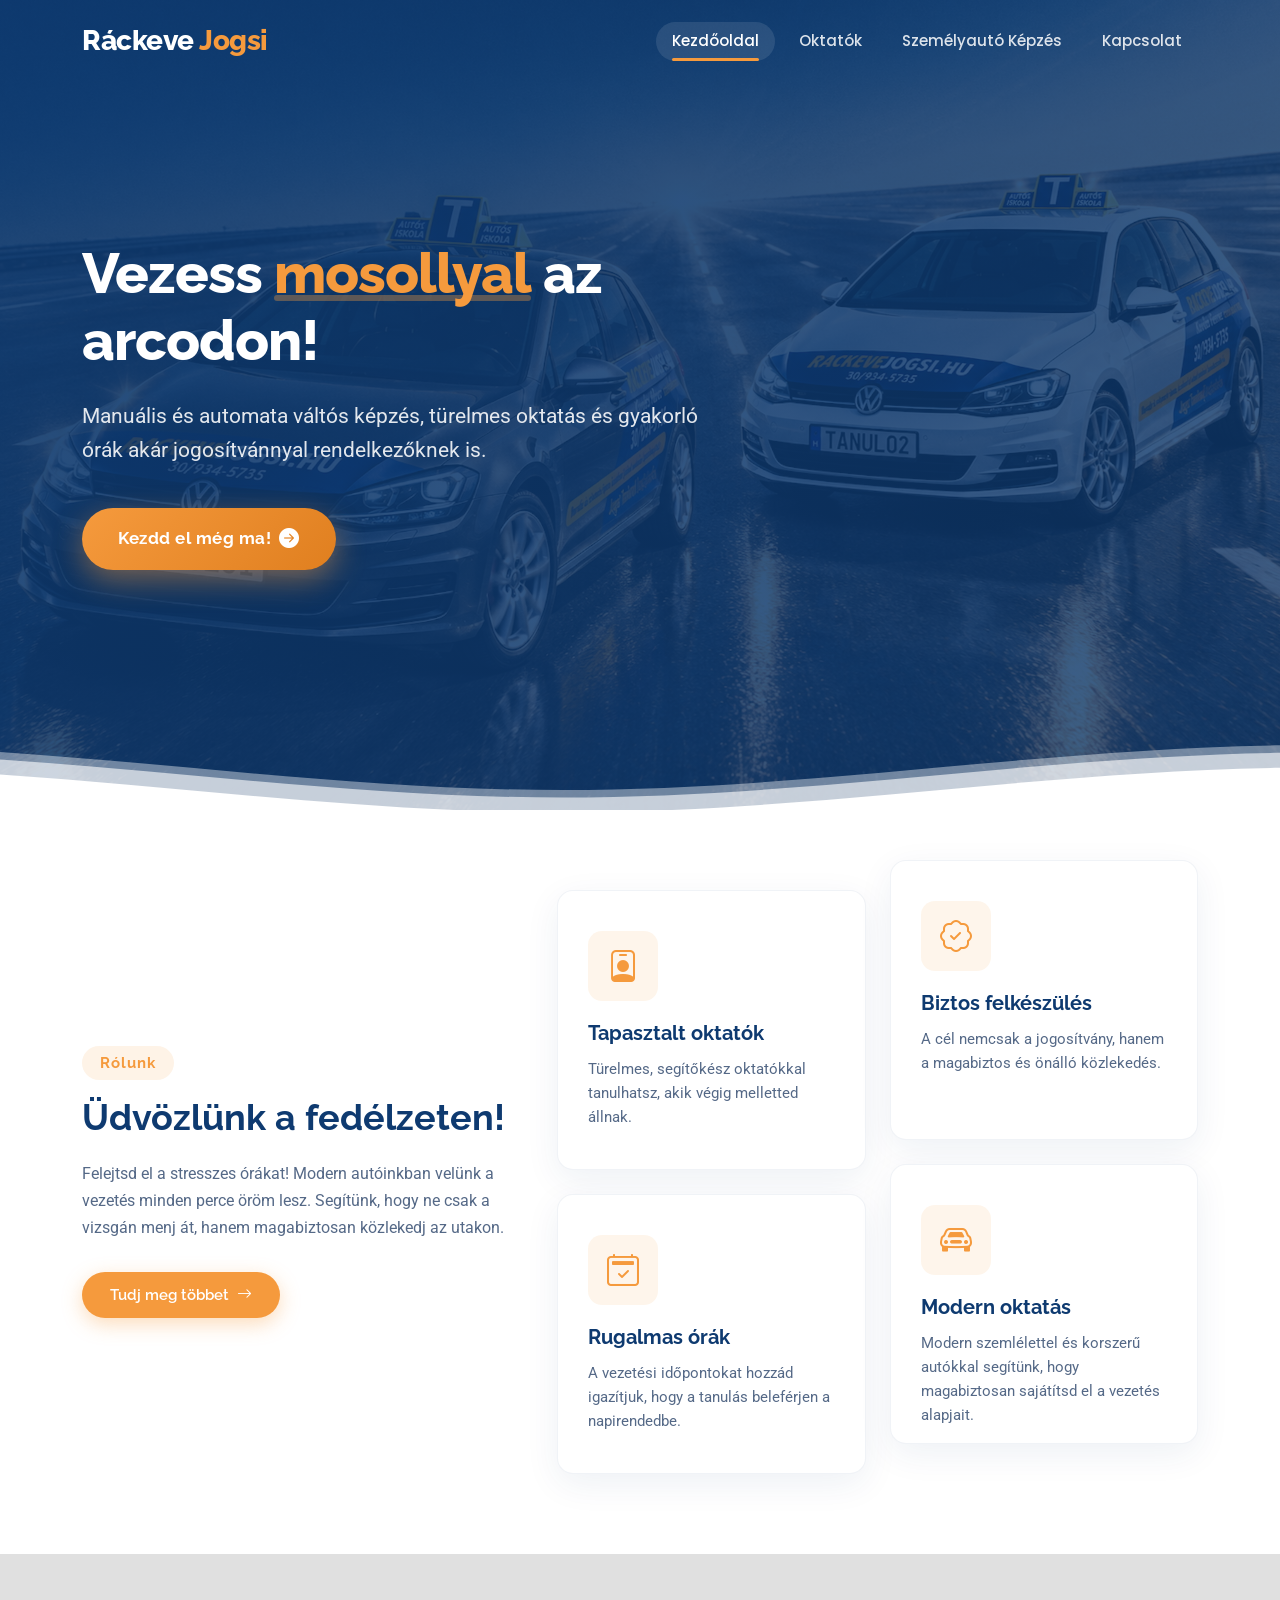
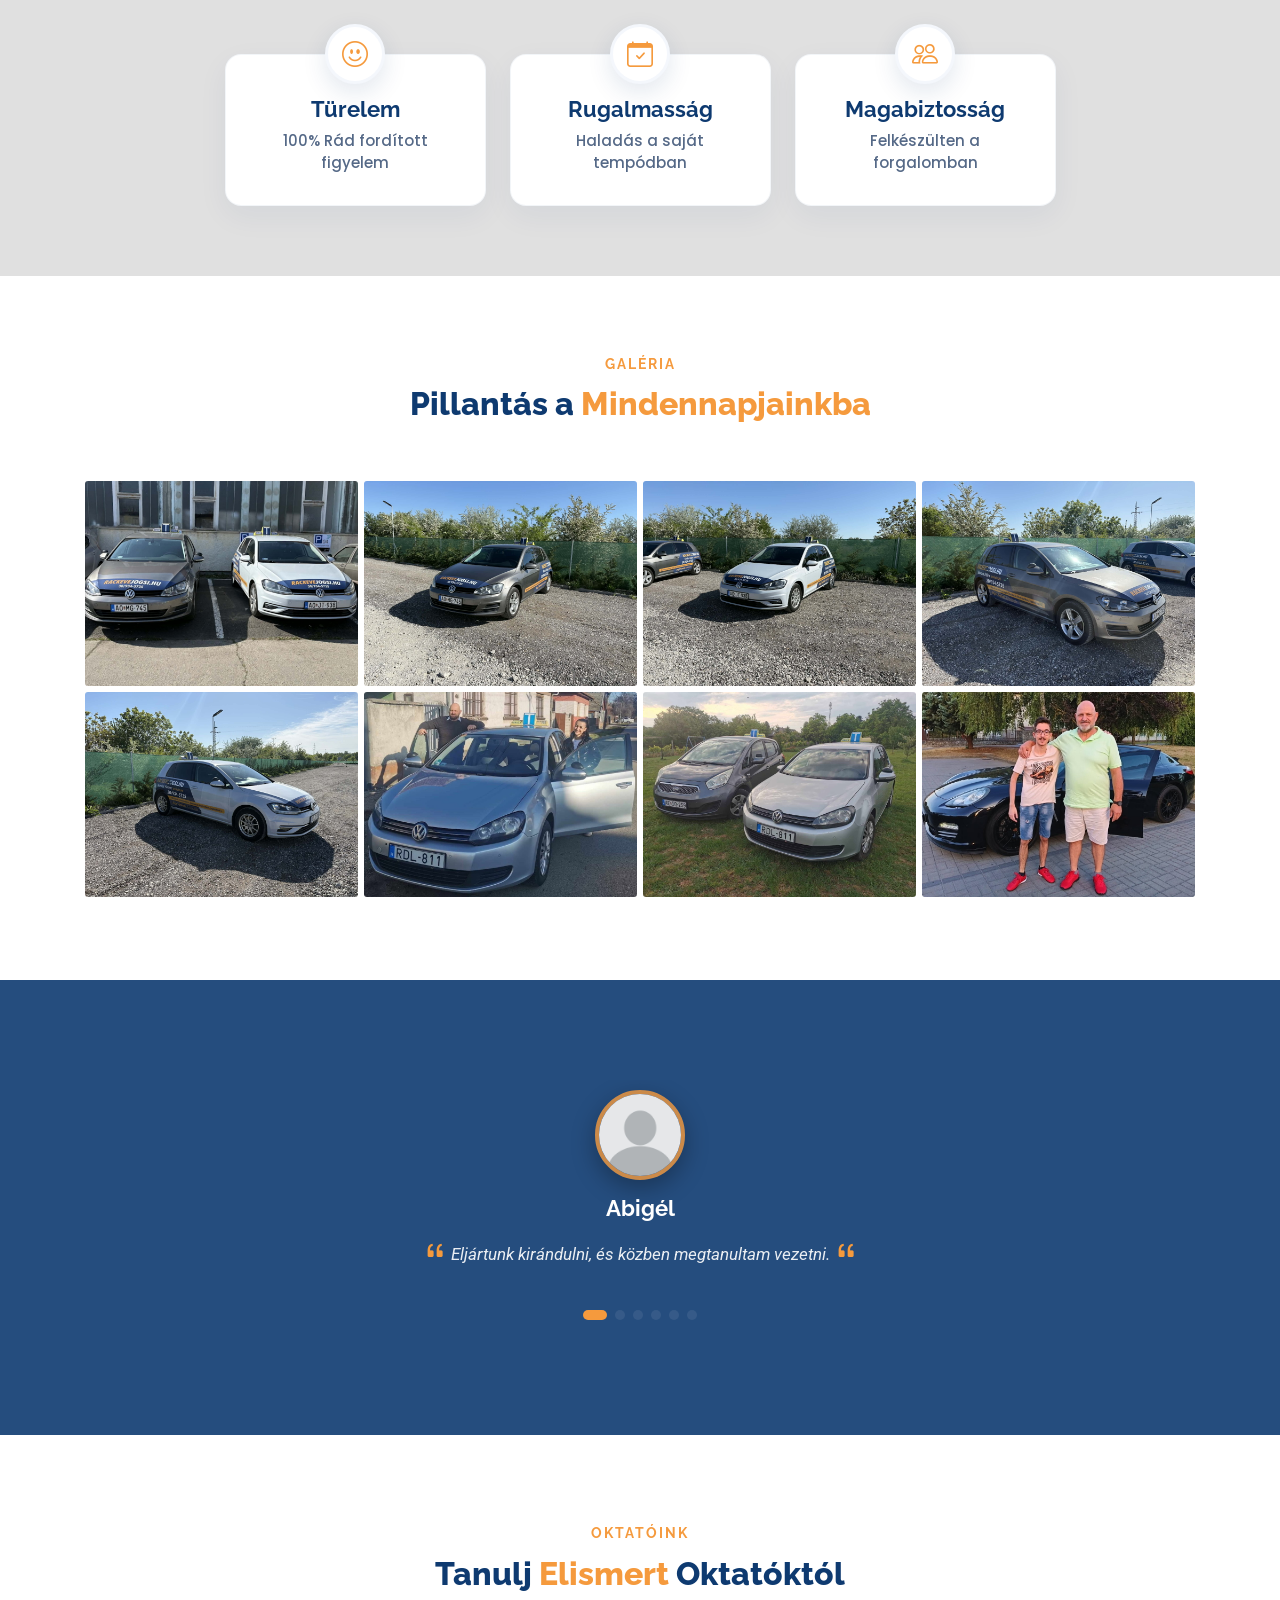
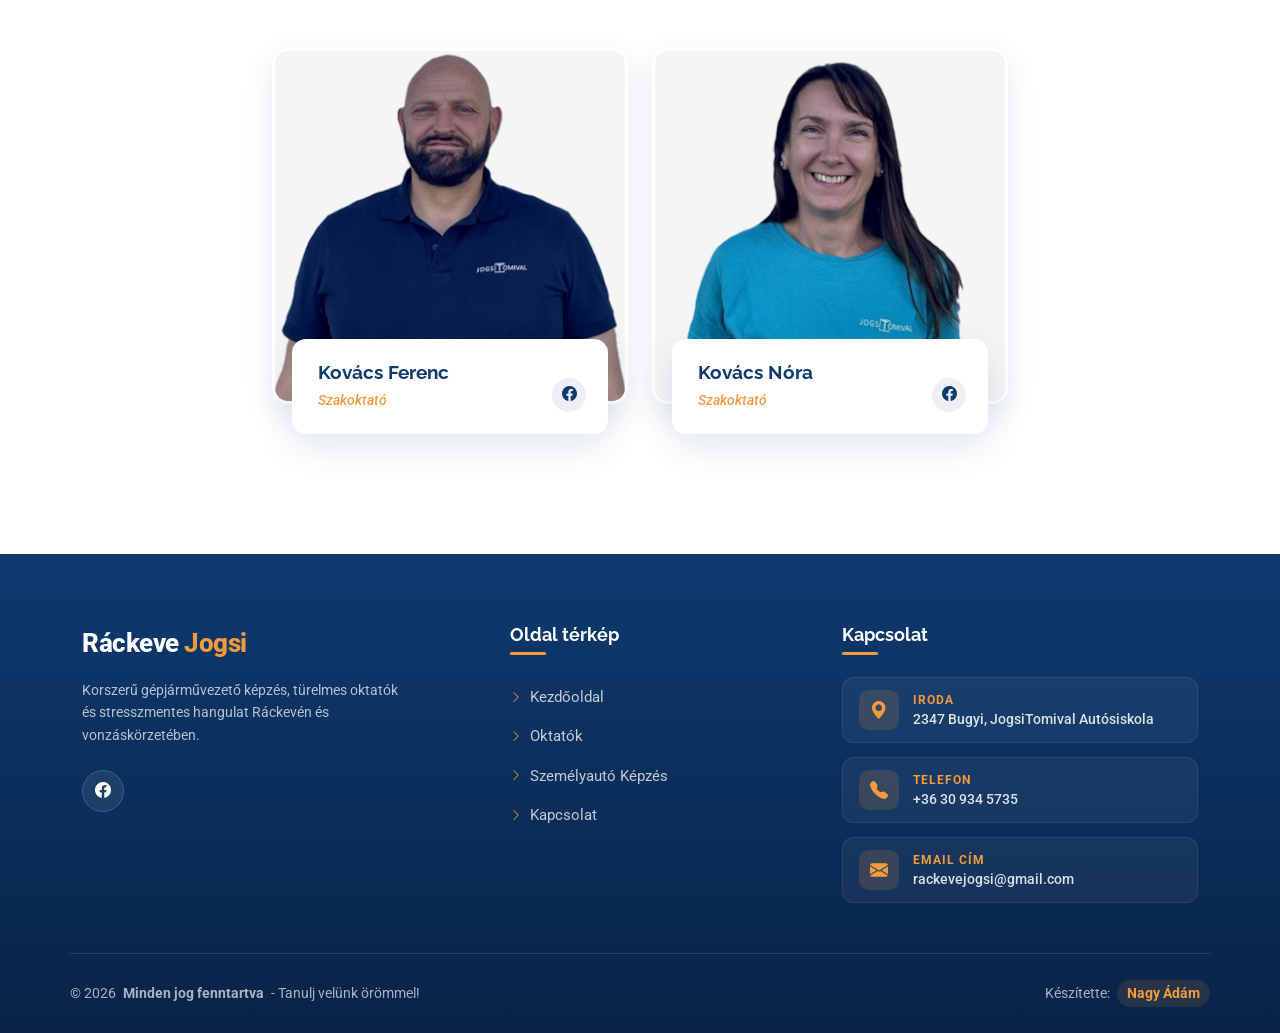
<file: index.html>
<!DOCTYPE html>
<html lang="hu">

<head>
  <meta charset="utf-8">
  <meta content="width=device-width, initial-scale=1.0" name="viewport">
  <title>Ráckeve Jogsi</title>
  <meta name="description" content="Kovács Ferenc vagyok, a JogsiTomival Autósiskola „B” kategóriás gyakorlati oktatója, magyar és angol nyelven vállalom az oktatást.">
  <meta name="keywords" content="autósiskola, jogosítvány, Ráckeve, vezetés, B kategória">

  <link href="assets/img/favicon.png" rel="icon">
  <link href="assets/img/apple-touch-icon.png" rel="apple-touch-icon">

  <link href="https://fonts.googleapis.com" rel="preconnect">
  <link href="https://fonts.gstatic.com" rel="preconnect" crossorigin>
  <link href="https://fonts.googleapis.com/css2?family=Poppins:ital,wght@0,300;0,400;0,500;0,600;0,700;0,800;1,400&family=Raleway:ital,wght@0,400;0,600;0,700;0,800;1,400&family=Roboto:ital,wght@0,300;0,400;0,500;0,700;1,400&display=swap" rel="stylesheet">

  <link href="assets/vendor/bootstrap/css/bootstrap.min.css" rel="stylesheet">
  <link href="assets/vendor/bootstrap-icons/bootstrap-icons.css" rel="stylesheet">
  <link href="assets/vendor/aos/aos.css" rel="stylesheet">
  <link href="assets/vendor/glightbox/css/glightbox.min.css" rel="stylesheet">
  <link href="assets/vendor/swiper/swiper-bundle.min.css" rel="stylesheet">

  <link href="assets/css/main.css" rel="stylesheet">
</head>

<body class="index-page">

  <div id="preloader">
    <div class="speedo-container">
      <svg class="speedo-svg" viewBox="0 0 200 130">

        <path class="speedo-track" d="M 30 110 A 70 70 0 1 1 170 110" />

        <path class="speedo-fill" d="M 30 110 A 70 70 0 1 1 170 110" />

        <line x1="30" y1="110" x2="42" y2="105" class="speedo-tick" />
        <line x1="45" y1="65" x2="55" y2="72" class="speedo-tick" />
        <line x1="100" y1="40" x2="100" y2="52" class="speedo-tick main-tick" />
        <line x1="155" y1="65" x2="145" y2="72" class="speedo-tick" />
        <line x1="170" y1="110" x2="158" y2="105" class="speedo-tick" />

        <line class="speedo-needle" x1="100" y1="110" x2="100" y2="45" />
        <circle cx="100" cy="110" r="9" class="speedo-center-outer" />
        <circle cx="100" cy="110" r="5" class="speedo-center" />
      </svg>
      <div class="speedo-counter-wrap">
        <span id="speedo-count" class="speedo-counter">0</span>
        <span class="speedo-unit">KM/H</span>
      </div>
      <div class="speedo-text">Betöltés...</div>
    </div>
  </div>

  <header id="header" class="header d-flex align-items-center fixed-top">
    <div class="container-fluid container-xl position-relative d-flex align-items-center justify-content-between">

      <a href="index.html" class="logo d-flex align-items-center">
        <h1 class="sitename">Ráckeve <span class="highlight-brand">Jogsi</span></h1>
      </a>

      <nav id="navmenu" class="navmenu">
        <ul>
          <li><a href="index.html" class="active">Kezdőoldal</a></li>
          <li><a href="team.html">Oktatók</a></li>
          <li><a href="courses.html">Személyautó Képzés</a></li>
          <li><a href="contact.html">Kapcsolat</a></li>       
        </ul>
        <i class="mobile-nav-toggle d-xl-none bi bi-list"></i>
      </nav>

    </div>
  </header>

  <main class="main">

    <section id="hero" class="hero section dark-background">
      <img src="assets/img/hero-bg-2.jpg" alt="Ráckeve Jogsi háttérkép" class="hero-bg">

      <div class="container">
        <div class="row gy-4 justify-content-between">

          <div class="col-lg-8 col-xl-7 d-flex flex-column justify-content-center" data-aos="fade-up" data-aos-duration="900">
            <h1>Vezess <span>mosollyal</span> az arcodon!</h1>
            <p>Manuális és automata váltós képzés, türelmes oktatás és gyakorló órák akár jogosítvánnyal rendelkezőknek is.</p>
            <div class="hero-action-wrapper d-flex align-items-center flex-wrap gap-3">
              <a href="contact.html" class="btn-get-started pulse-button">
                <span>Kezdd el még ma!</span>
                <i class="bi bi-arrow-right-circle-fill ms-2"></i>
              </a>              
            </div>
          </div>

        </div>
      </div>

      <svg class="hero-waves" xmlns="http://www.w3.org/2000/svg" xmlns:xlink="http://www.w3.org/1999/xlink" viewBox="0 24 150 28" preserveAspectRatio="none">
        <defs>
          <path id="wave-path" d="M-160 44c30 0 58-18 88-18s 58 18 88 18 58-18 88-18 58 18 88 18 v44h-352z"></path>
        </defs>
        <g class="wave1">
          <use xlink:href="#wave-path" x="50" y="3"></use>
        </g>
        <g class="wave2">
          <use xlink:href="#wave-path" x="50" y="0"></use>
        </g>
        <g class="wave3">
          <use xlink:href="#wave-path" x="50" y="9"></use>
        </g>
      </svg>

    </section>


    <section id="about" class="about section">

      <div class="container" data-aos="fade-up" data-aos-delay="100">
        <div class="row align-items-xl-center gy-5">

          <div class="col-xl-5 content">
            <h3>Rólunk</h3>
            <h2>Üdvözlünk a fedélzeten!</h2>
            <p>
              Felejtsd el a stresszes órákat! Modern autóinkban velünk a vezetés minden perce öröm lesz. Segítünk, hogy ne csak a vizsgán menj át, hanem magabiztosan közlekedj az utakon.
            </p>
            <a href="team.html" class="read-more"><span>Tudj meg többet</span><i class="bi bi-arrow-right"></i></a>
          </div>

          <div class="col-xl-7">
            <div class="row gy-4 icon-boxes">

              <div class="col-md-6" data-aos="fade-up" data-aos-delay="200">
                <div class="icon-box">
                  <i class="bi bi-person-badge"></i>
                  <h3>Tapasztalt oktatók</h3>
                  <p>Türelmes, segítőkész oktatókkal tanulhatsz, akik végig melletted állnak.</p>
                </div>
              </div> 

              <div class="col-md-6" data-aos="fade-up" data-aos-delay="300">
                <div class="icon-box">
                  <i class="bi bi-patch-check"></i>
                  <h3>Biztos felkészülés</h3>
                  <p>A cél nemcsak a jogosítvány, hanem a magabiztos és önálló közlekedés.</p>
                </div>
              </div> 

              <div class="col-md-6" data-aos="fade-up" data-aos-delay="400">
                <div class="icon-box">
                  <i class="bi bi-calendar2-check"></i>
                  <h3>Rugalmas órák</h3>
                  <p>A vezetési időpontokat hozzád igazítjuk, hogy a tanulás beleférjen a napirendedbe.</p>
                </div>
              </div> 

              <div class="col-md-6" data-aos="fade-up" data-aos-delay="500">
                <div class="icon-box">
                  <i class="bi bi-car-front"></i>
                  <h3>Modern oktatás</h3>
                  <p>Modern szemlélettel és korszerű autókkal segítünk, hogy magabiztosan sajátítsd el a vezetés alapjait.</p>
                </div>
              </div>

            </div>
          </div>

        </div>
      </div>

    </section>

    <section id="stats" class="stats section light-background">

      <div class="container" data-aos="fade-up" data-aos-delay="100">

        <div class="row gy-4 justify-content-center">

          <div class="col-lg-3 col-md-6 d-flex flex-column align-items-center">
            <i class="bi bi-emoji-smile"></i>
            <div class="stats-item">
              <span class="stats-title">Türelem</span>
              <p>100% Rád fordított figyelem</p>
            </div>
          </div>

          <div class="col-lg-3 col-md-6 d-flex flex-column align-items-center">
            <i class="bi bi-calendar-check"></i>
            <div class="stats-item">
              <span class="stats-title">Rugalmasság</span>
              <p>Haladás a saját tempódban</p>
            </div>
          </div>

          <div class="col-lg-3 col-md-6 d-flex flex-column align-items-center">
            <i class="bi bi-people"></i>
            <div class="stats-item">
              <span class="stats-title">Magabiztosság</span>
              <p>Felkészülten a forgalomban</p>
            </div>
          </div>

        </div>

      </div>

    </section>

    <section id="gallery" class="gallery">

      <div class="container section-title" data-aos="fade-up">
        <h2>Galéria</h2>
        <div><span>Pillantás a</span> <span class="description-title">Mindennapjainkba</span></div>
      </div>

      <div class="container" data-aos="fade-up" data-aos-delay="100">

        <div class="row g-0">

          <div class="col-lg-3 col-md-4 col-sm-6">
            <div class="gallery-item">
              <a href="assets/img/gallery/gallery-1.jpg" class="glightbox" data-gallery="images-gallery">
                <img src="assets/img/gallery/gallery-1.jpg" alt="" class="img-fluid">
              </a>
            </div>
          </div>

          <div class="col-lg-3 col-md-4 col-sm-6">
            <div class="gallery-item">
              <a href="assets/img/gallery/gallery-2.jpg" class="glightbox" data-gallery="images-gallery">
                <img src="assets/img/gallery/gallery-2.jpg" alt="" class="img-fluid">
              </a>
            </div>
          </div>

          <div class="col-lg-3 col-md-4 col-sm-6">
            <div class="gallery-item">
              <a href="assets/img/gallery/gallery-3.jpg" class="glightbox" data-gallery="images-gallery">
                <img src="assets/img/gallery/gallery-3.jpg" alt="" class="img-fluid">
              </a>
            </div>
          </div>

          <div class="col-lg-3 col-md-4 col-sm-6">
            <div class="gallery-item">
              <a href="assets/img/gallery/gallery-4.jpg" class="glightbox" data-gallery="images-gallery">
                <img src="assets/img/gallery/gallery-4.jpg" alt="" class="img-fluid">
              </a>
            </div>
          </div>

          <div class="col-lg-3 col-md-4 col-sm-6">
            <div class="gallery-item">
              <a href="assets/img/gallery/gallery-5.jpg" class="glightbox" data-gallery="images-gallery">
                <img src="assets/img/gallery/gallery-5.jpg" alt="" class="img-fluid">
              </a>
            </div>
          </div>

          <div class="col-lg-3 col-md-4 col-sm-6">
            <div class="gallery-item">
              <a href="assets/img/gallery/gallery-6.jpg" class="glightbox" data-gallery="images-gallery">
                <img src="assets/img/gallery/gallery-6.jpg" alt="" class="img-fluid">
              </a>
            </div>
          </div>

          <div class="col-lg-3 col-md-4 col-sm-6">
            <div class="gallery-item">
              <a href="assets/img/gallery/gallery-7.jpg" class="glightbox" data-gallery="images-gallery">
                <img src="assets/img/gallery/gallery-7.jpg" alt="" class="img-fluid">
              </a>
            </div>
          </div>

          <div class="col-lg-3 col-md-4 col-sm-6">
            <div class="gallery-item">
              <a href="assets/img/gallery/gallery-8.jpg" class="glightbox" data-gallery="images-gallery">
                <img src="assets/img/gallery/gallery-8.jpg" alt="" class="img-fluid">
              </a>
            </div>
          </div>

        </div>

      </div>

    </section>

    <section id="testimonials" class="testimonials section dark-background">

      <div class="container" data-aos="fade-up" data-aos-delay="100">

        <div class="swiper init-swiper">
          <script type="application/json" class="swiper-config">
            {
              "loop": true,
              "speed": 600,
              "autoplay": {
                "delay": 5000
              },
              "slidesPerView": "auto",
              "pagination": {
                "el": ".swiper-pagination",
                "type": "bullets",
                "clickable": true
              }
            }
          </script>
          <div class="swiper-wrapper">

            <div class="swiper-slide">
              <div class="testimonial-item">
                <img src="assets/img/testimonials/testimonials-1.jpg" class="testimonial-img" alt="">
                <h3>Abigél</h3>
                <p>
                  <i class="bi bi-quote quote-icon-left"></i>
                  <span>Eljártunk kirándulni, és közben megtanultam vezetni.</span>
                  <i class="bi bi-quote quote-icon-right"></i>
                </p>
              </div>
            </div>

            <div class="swiper-slide">
              <div class="testimonial-item">
                <img src="assets/img/testimonials/testimonials-1.jpg" class="testimonial-img" alt="">
                <h3>Marci</h3>
                <p>
                  <i class="bi bi-quote quote-icon-left"></i>
                  <span>Nem is álmodtam róla, hogy ilyen gyorsan megtanulok vezetni.</span>
                  <i class="bi bi-quote quote-icon-right"></i>
                </p>
              </div>
            </div>

            <div class="swiper-slide">
              <div class="testimonial-item">
                <img src="assets/img/testimonials/testimonials-1.jpg" class="testimonial-img" alt="">
                <h3>Erika</h3>
                <p>
                  <i class="bi bi-quote quote-icon-left"></i>
                  <span>Amikor átjöttem hozzátok, akkor jöttem rá, hogy tanulni lehet stresszmentesen is!</span>
                  <i class="bi bi-quote quote-icon-right"></i>
                </p>
              </div>
            </div>

            <div class="swiper-slide">
              <div class="testimonial-item">
                <img src="assets/img/testimonials/testimonials-1.jpg" class="testimonial-img" alt="">
                <h3>Laura</h3>
                <p>
                  <i class="bi bi-quote quote-icon-left"></i>
                  <span>Örülök, hogy meglett a jogsim, de nagyon fognak hiányozni az órák!</span>
                  <i class="bi bi-quote quote-icon-right"></i>
                </p>
              </div>
            </div>

            <div class="swiper-slide">
              <div class="testimonial-item">
                <img src="assets/img/testimonials/testimonials-1.jpg" class="testimonial-img" alt="">
                <h3>Ákos</h3>
                <p>
                  <i class="bi bi-quote quote-icon-left"></i>
                  <span>Nagyon féltem a vezetéstől, de nem gondoltam, hogy ilyen egyszerű veletek.</span>
                  <i class="bi bi-quote quote-icon-right"></i>
                </p>
              </div>
            </div>

            <div class="swiper-slide">
              <div class="testimonial-item">
                <img src="assets/img/testimonials/testimonials-1.jpg" class="testimonial-img" alt="">
                <h3>Adél</h3>
                <p>
                  <i class="bi bi-quote quote-icon-left"></i>
                  <span>Féltem a vezetéstől, de itt minden stressz elszállt az első óra után. Köszönöm a türelmet!</span>
                  <i class="bi bi-quote quote-icon-right"></i>
                </p>
              </div>
            </div>

          </div>
          <div class="swiper-pagination"></div>
        </div>

      </div>

    </section>

    <section id="team" class="team section">

      <div class="container section-title" data-aos="fade-up">
        <h2>Oktatóink</h2>
        <div><span>Tanulj</span> <span class="description-title">Elismert</span> Oktatóktól</div>
      </div>

      <div class="container">

        <div class="row gy-5 justify-content-center">

          <div class="col-lg-4 col-md-6" data-aos="fade-up" data-aos-delay="100">
            <div class="member">
              <div class="pic"><a href="team.html" class="stretched-link member-name-link"></a><img src="assets/img/team/kovacs_ferenc.jpg" class="img-fluid" alt="Kovács Ferenc"></a></div>
              <div class="member-info">
                <h4>Kovács Ferenc</h4>
                <span>Szakoktató</span>
                <div class="social">
                  <a href="https://www.facebook.com/csalad.kovacs.946?locale=hu_HU" aria-label="Facebook"><i class="bi bi-facebook"></i></a>
                </div>
              </div>
            </div>
          </div>

          <div class="col-lg-4 col-md-6" data-aos="fade-up" data-aos-delay="200">
            <div class="member">
              <div class="pic"><a href="team.html" class="stretched-link member-name-link"><img src="assets/img/team/kovacs_nora.jpg" class="img-fluid" alt="Kovács Nóra"></a></div>
              <div class="member-info">
                <h4>Kovács Nóra</h4>
                <span>Szakoktató</span>
                <div class="social">
                  <a href="https://www.facebook.com/csalad.kovacs.946?locale=hu_HU" aria-label="Facebook"><i class="bi bi-facebook"></i></a>
                </div>
              </div>
            </div>
          </div>

        </div>

      </div>

    </section>

  </main>

  <footer id="footer" class="footer dark-background">

    <div class="container footer-top">
      <div class="row gy-4 justify-content-between align-items-start">
        
        <div class="col-lg-4 col-md-6 footer-about">
          <a href="index.html" class="logo d-flex align-items-center mb-3">
            <span class="sitename">Ráckeve <span class="highlight-brand">Jogsi</span></span>
          </a>
          <p class="footer-desc">
            Korszerű gépjárművezető képzés, türelmes oktatók és stresszmentes hangulat Ráckevén és vonzáskörzetében.
          </p>
          <div class="social-links d-flex mt-4">
            <a href="https://www.facebook.com/csalad.kovacs.946?locale=hu_HU" aria-label="Facebook"><i class="bi bi-facebook"></i></a>
          </div>
        </div>

        <div class="col-lg-3 col-md-6 footer-links">
          <h4>Oldal térkép</h4>
          <ul>
            <li><a href="index.html"><i class="bi bi-chevron-right"></i> Kezdőoldal</a></li>
            <li><a href="team.html"><i class="bi bi-chevron-right"></i> Oktatók</a></li>
            <li><a href="courses.html"><i class="bi bi-chevron-right"></i> Személyautó Képzés</a></li>
            <li><a href="contact.html"><i class="bi bi-chevron-right"></i> Kapcsolat</a></li>
          </ul>
        </div>

        <div class="col-lg-4 col-md-6 footer-contact-wrapper">
          <h4>Kapcsolat</h4>
          <div class="contact-cards">
            
            <div class="footer-contact-item">
              <div class="contact-icon"><i class="bi bi-geo-alt-fill"></i></div>
              <div>
                <span class="contact-label">Iroda</span>
                <p>2347 Bugyi, JogsiTomival Autósiskola</p>
              </div>
            </div>

            <a href="tel:+36309345735" class="footer-contact-item">
              <div class="contact-icon"><i class="bi bi-telephone-fill"></i></div>
              <div>
                <span class="contact-label">Telefon</span>
                <p>+36 30 934 5735</p>
              </div>
            </a>

            <a href="mailto:rackevejogsi@gmail.com" class="footer-contact-item">
              <div class="contact-icon"><i class="bi bi-envelope-fill"></i></div>
              <div>
                <span class="contact-label">Email cím</span>
                <p>rackevejogsi@gmail.com</p>
              </div>
            </a>

          </div>
        </div>

      </div>
    </div>

    <div class="container footer-bottom">
      <div class="d-flex flex-column flex-md-row justify-content-between align-items-center gap-3">
        <p class="mb-0">
          © <span>2026</span> <strong class="px-1">Minden jog fenntartva</strong> <span>- Tanulj velünk örömmel!</span>
        </p>
        <div class="credits">
          Készítette: <span class="creator-badge"><a href="https://adamweb.hu/" target="_blank">Nagy Ádám</a></span>
        </div>
      </div>
    </div>

  </footer>

  <a href="#" id="scroll-top" class="scroll-top d-flex align-items-center justify-content-center" aria-label="Görgetés a tetejére">
    <i class="bi bi-arrow-up-short"></i>
  </a>

  <script src="assets/vendor/bootstrap/js/bootstrap.bundle.min.js"></script>
  <script src="assets/vendor/aos/aos.js"></script>
  <script src="assets/vendor/glightbox/js/glightbox.min.js"></script>
  <script src="assets/vendor/swiper/swiper-bundle.min.js"></script>

  <script src="assets/js/main.js"></script>

</body>

</html>
</file>
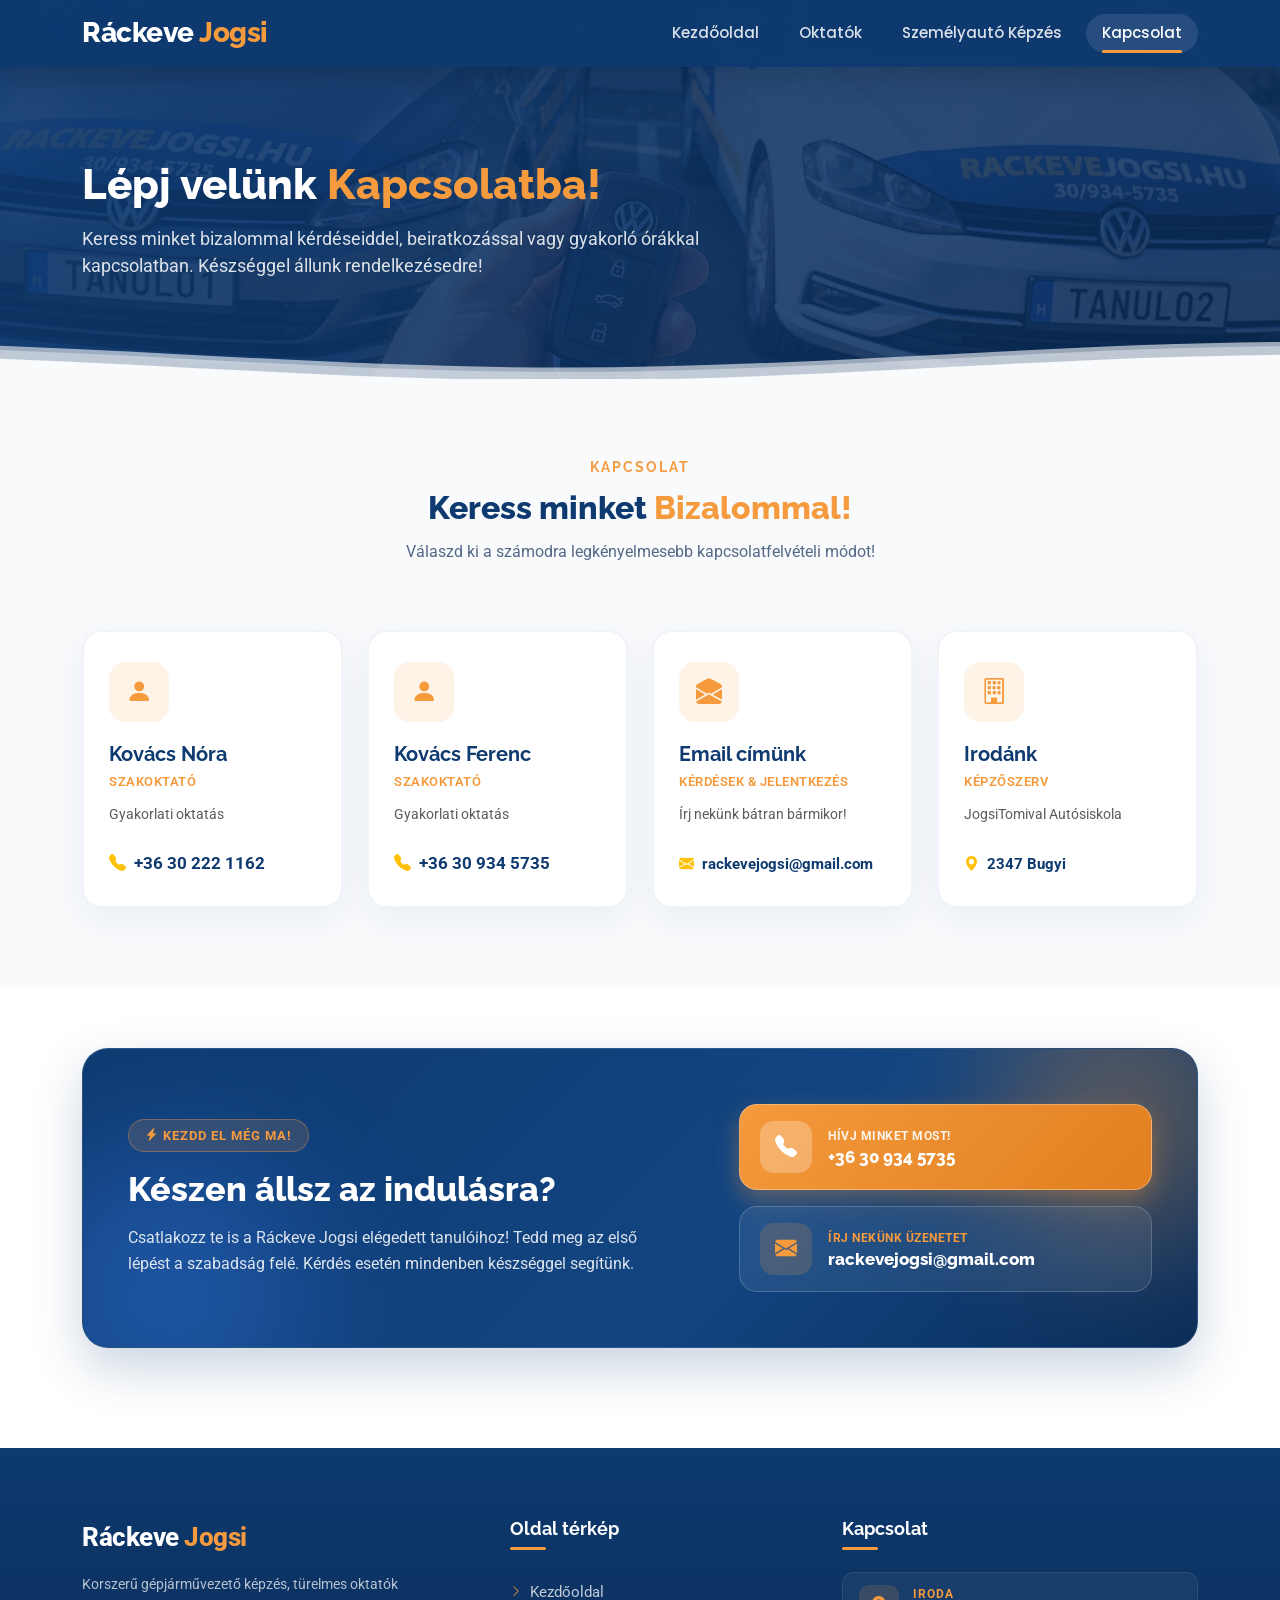
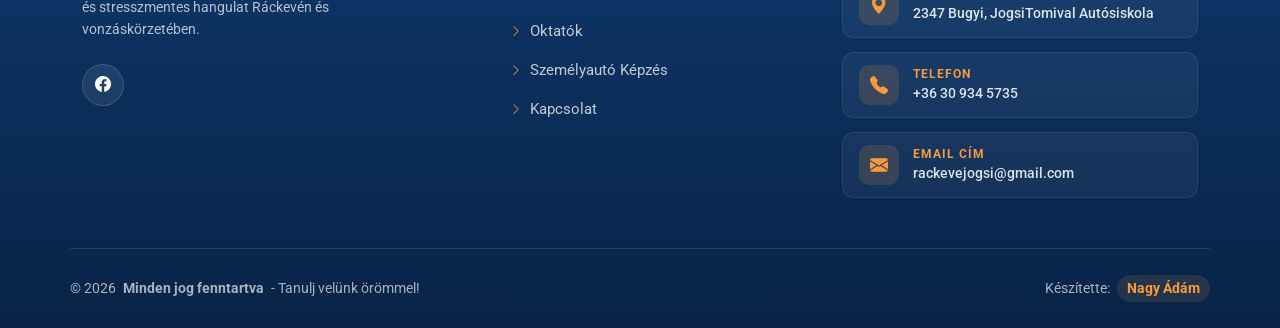
<file: contact.html>
<!DOCTYPE html>
<html lang="hu">

<head>
  <meta charset="utf-8">
  <meta content="width=device-width, initial-scale=1.0" name="viewport">
  <title>Kapcsolat | Ráckeve Jogsi</title>
  <meta name="description" content="Lépj kapcsolatba a Ráckeve Jogsi csapatával! Jelentkezz B kategóriás autósiskolai képzésünkre vagy kérdezz bátran szakoktatóinktól.">
  <meta name="keywords" content="kapcsolat, autósiskola, Ráckeve, Bugyi, vezetés oktatás, Kovács Nóra, Kovács Ferenc">

  <link href="assets/img/favicon.png" rel="icon">
  <link href="assets/img/apple-touch-icon.png" rel="apple-touch-icon">

  <link href="https://fonts.googleapis.com" rel="preconnect">
  <link href="https://fonts.gstatic.com" rel="preconnect" crossorigin>
  <link href="https://fonts.googleapis.com/css2?family=Poppins:ital,wght@0,300;0,400;0,500;0,600;0,700;0,800;1,400&family=Raleway:ital,wght@0,400;0,600;0,700;0,800;1,400&family=Roboto:ital,wght@0,300;0,400;0,500;0,700;1,400&display=swap" rel="stylesheet">

  <link href="assets/vendor/bootstrap/css/bootstrap.min.css" rel="stylesheet">
  <link href="assets/vendor/bootstrap-icons/bootstrap-icons.css" rel="stylesheet">
  <link href="assets/vendor/aos/aos.css" rel="stylesheet">
  <link href="assets/vendor/glightbox/css/glightbox.min.css" rel="stylesheet">
  <link href="assets/vendor/swiper/swiper-bundle.min.css" rel="stylesheet">

  <link href="assets/css/main.css" rel="stylesheet">
</head>

<body class="inner-page contact-page">

  <div id="preloader">
    <div class="speedo-container">
      <svg class="speedo-svg" viewBox="0 0 200 130">
        <path class="speedo-track" d="M 30 110 A 70 70 0 1 1 170 110" />
        <path class="speedo-fill" d="M 30 110 A 70 70 0 1 1 170 110" />
        <line x1="30" y1="110" x2="42" y2="105" class="speedo-tick" />
        <line x1="45" y1="65" x2="55" y2="72" class="speedo-tick" />
        <line x1="100" y1="40" x2="100" y2="52" class="speedo-tick main-tick" />
        <line x1="155" y1="65" x2="145" y2="72" class="speedo-tick" />
        <line x1="170" y1="110" x2="158" y2="105" class="speedo-tick" />
        <line class="speedo-needle" x1="100" y1="110" x2="100" y2="45" />
        <circle cx="100" cy="110" r="9" class="speedo-center-outer" />
        <circle cx="100" cy="110" r="5" class="speedo-center" />
      </svg>
      <div class="speedo-counter-wrap">
        <span id="speedo-count" class="speedo-counter">0</span>
        <span class="speedo-unit">KM/H</span>
      </div>
      <div class="speedo-text">Betöltés...</div>
    </div>
  </div>

  <header id="header" class="header d-flex align-items-center fixed-top">
    <div class="container-fluid container-xl position-relative d-flex align-items-center justify-content-between">

      <a href="index.html" class="logo d-flex align-items-center">
        <h1 class="sitename">Ráckeve <span class="highlight-brand">Jogsi</span></h1>
      </a>

      <nav id="navmenu" class="navmenu">
        <ul>
          <li><a href="index.html">Kezdőoldal</a></li>
          <li><a href="team.html">Oktatók</a></li>
          <li><a href="courses.html">Személyautó Képzés</a></li>
          <li><a href="contact.html" class="active">Kapcsolat</a></li>       
        </ul>
        <i class="mobile-nav-toggle d-xl-none bi bi-list"></i>
      </nav>

    </div>
  </header>

  <main class="main">

    <div class="page-title-banner position-relative" style="background: linear-gradient(135deg, rgba(14, 58, 112, 0.92) 0%, rgba(10, 45, 89, 0.85) 100%), url('assets/img/hero-bg-4.jpg') center center / cover no-repeat;">
      <div class="container" data-aos="fade-up" data-aos-duration="800">
        <h1>Lépj velünk <span class="highlight-brand">Kapcsolatba!</span></h1>
        <p class="banner-subtext">Keress minket bizalommal kérdéseiddel, beiratkozással vagy gyakorló órákkal kapcsolatban. Készséggel állunk rendelkezésedre!</p>
      </div>

      <svg class="banner-waves" xmlns="http://www.w3.org/2000/svg" viewBox="0 24 150 28" preserveAspectRatio="none">
        <defs>
          <path id="banner-wave" d="M-160 44c30 0 58-18 88-18s 58 18 88 18 58-18 88-18 58 18 88 18 v44h-352z"></path>
        </defs>
        <g class="wave1">
          <use xlink:href="#banner-wave" x="50" y="3" fill="#F8FAFC" opacity="0.4"></use>
        </g>
        <g class="wave2">
          <use xlink:href="#banner-wave" x="50" y="0" fill="#F8FAFC" opacity="0.6"></use>
        </g>
        <g class="wave3">
          <use xlink:href="#banner-wave" x="50" y="9" fill="#F8FAFC"></use>
        </g>
      </svg>
    </div>

    <section id="contact-info" class="section" style="background-color: #F8FAFC;">
      <div class="container section-title" data-aos="fade-up">
        <h2>Kapcsolat</h2>
        <div><span>Keress minket</span> <span class="description-title">Bizalommal!</span></div>
        <p class="section-subtitle mt-2">Válaszd ki a számodra legkényelmesebb kapcsolatfelvételi módot!</p>
      </div>

      <div class="container">
        
        <div class="row g-4 justify-content-center">

          <div class="col-lg-3 col-md-6" data-aos="fade-up" data-aos-delay="100">
            <div class="contact-card-box">
              <div>
                <div class="icon-wrap">
                  <i class="bi bi-person-fill"></i>
                </div>
                <h3>Kovács Nóra</h3>
                <span class="role-text">Szakoktató</span>
                <p class="text-muted small mb-3">Gyakorlati oktatás</p>
              </div>
              <div>
                <a href="tel:+36302221162" class="contact-link">
                  <i class="bi bi-telephone-fill text-warning"></i> +36 30 222 1162
                </a>
              </div>
            </div>
          </div>

          <div class="col-lg-3 col-md-6" data-aos="fade-up" data-aos-delay="200">
            <div class="contact-card-box">
              <div>
                <div class="icon-wrap">
                  <i class="bi bi-person-fill"></i>
                </div>
                <h3>Kovács Ferenc</h3>
                <span class="role-text">Szakoktató</span>
                <p class="text-muted small mb-3">Gyakorlati oktatás</p>
              </div>
              <div>
                <a href="tel:+36309345735" class="contact-link">
                  <i class="bi bi-telephone-fill text-warning"></i> +36 30 934 5735
                </a>
              </div>
            </div>
          </div>

          <div class="col-lg-3 col-md-6" data-aos="fade-up" data-aos-delay="300">
            <div class="contact-card-box">
              <div>
                <div class="icon-wrap">
                  <i class="bi bi-envelope-open-fill"></i>
                </div>
                <h3>Email címünk</h3>
                <span class="role-text">Kérdések & Jelentkezés</span>
                <p class="text-muted small mb-3">Írj nekünk bátran bármikor!</p>
              </div>
              <div>
                <a href="mailto:rackevejogsi@gmail.com" class="contact-link" style="word-break: break-all; font-size: 15px;">
                  <i class="bi bi-envelope-fill text-warning"></i> rackevejogsi@gmail.com
                </a>
              </div>
            </div>
          </div>

          <div class="col-lg-3 col-md-6" data-aos="fade-up" data-aos-delay="400">
            <div class="contact-card-box">
              <div>
                <div class="icon-wrap">
                  <i class="bi bi-building"></i>
                </div>
                <h3>Irodánk</h3>
                <span class="role-text">Képzőszerv</span>
                <p class="text-muted small mb-3">JogsiTomival Autósiskola</p>
              </div>
              <div>
                <span class="contact-link" style="font-size: 15px;">
                  <i class="bi bi-geo-alt-fill text-warning"></i> 2347 Bugyi
                </span>
              </div>
            </div>
          </div>

        </div>

      </div>
    </section>

    <section class="course-cta section">
      <div class="container" data-aos="zoom-in" data-aos-duration="800">
        <div class="cta-banner-wrapper">
          
          <div class="cta-glow cta-glow-1"></div>
          <div class="cta-glow cta-glow-2"></div>

          <div class="row align-items-center position-relative gy-4">
            
            <div class="col-lg-7 text-center text-lg-start">
              <div class="cta-badge mb-3">
                <i class="bi bi-lightning-charge-fill me-1"></i> Kezdd el még ma!
              </div>
              <h2 class="cta-title">Készen állsz az indulásra?</h2>
              <p class="cta-text">
                Csatlakozz te is a Ráckeve Jogsi elégedett tanulóihoz! Tedd meg az első lépést a szabadság felé. Kérdés esetén mindenben készséggel segítünk.
              </p>

            </div>

            <div class="col-lg-5">
              <div class="cta-action-cards d-flex flex-column gap-3">
                
                <a href="tel:+36309345735" class="cta-contact-card card-phone">
                  <div class="contact-card-icon">
                    <i class="bi bi-telephone-fill"></i>
                  </div>
                  <div class="contact-card-info">
                    <span class="card-label">Hívj minket most!</span>
                    <span class="card-val">+36 30 934 5735</span>
                  </div>
                </a>

                <a href="mailto:rackevejogsi@gmail.com" class="cta-contact-card card-email">
                  <div class="contact-card-icon">
                    <i class="bi bi-envelope-fill"></i>
                  </div>
                  <div class="contact-card-info">
                    <span class="card-label">Írj nekünk üzenetet</span>
                    <span class="card-val">rackevejogsi@gmail.com</span>
                  </div>
                </a>

              </div>
            </div>

          </div>
        </div>
      </div>
    </section>

  </main>

  <footer id="footer" class="footer dark-background">

    <div class="container footer-top">
      <div class="row gy-4 justify-content-between align-items-start">
        
        <div class="col-lg-4 col-md-6 footer-about">
          <a href="index.html" class="logo d-flex align-items-center mb-3">
            <span class="sitename">Ráckeve <span class="highlight-brand">Jogsi</span></span>
          </a>
          <p class="footer-desc">
            Korszerű gépjárművezető képzés, türelmes oktatók és stresszmentes hangulat Ráckevén és vonzáskörzetében.
          </p>
          <div class="social-links d-flex mt-4">
            <a href="https://www.facebook.com/csalad.kovacs.946?locale=hu_HU" target="_blank" rel="noopener noreferrer" aria-label="Facebook"><i class="bi bi-facebook"></i></a>
          </div>
        </div>

        <div class="col-lg-3 col-md-6 footer-links">
          <h4>Oldal térkép</h4>
          <ul>
            <li><a href="index.html"><i class="bi bi-chevron-right"></i> Kezdőoldal</a></li>
            <li><a href="team.html"><i class="bi bi-chevron-right"></i> Oktatók</a></li>
            <li><a href="courses.html"><i class="bi bi-chevron-right"></i> Személyautó Képzés</a></li>
            <li><a href="contact.html"><i class="bi bi-chevron-right"></i> Kapcsolat</a></li>
          </ul>
        </div>

        <div class="col-lg-4 col-md-6 footer-contact-wrapper">
          <h4>Kapcsolat</h4>
          <div class="contact-cards">
            
            <div class="footer-contact-item">
              <div class="contact-icon"><i class="bi bi-geo-alt-fill"></i></div>
              <div>
                <span class="contact-label">Iroda</span>
                <p>2347 Bugyi, JogsiTomival Autósiskola</p>
              </div>
            </div>

            <a href="tel:+36309345735" class="footer-contact-item">
              <div class="contact-icon"><i class="bi bi-telephone-fill"></i></div>
              <div>
                <span class="contact-label">Telefon</span>
                <p>+36 30 934 5735</p>
              </div>
            </a>

            <a href="mailto:rackevejogsi@gmail.com" class="footer-contact-item">
              <div class="contact-icon"><i class="bi bi-envelope-fill"></i></div>
              <div>
                <span class="contact-label">Email cím</span>
                <p>rackevejogsi@gmail.com</p>
              </div>
            </a>

          </div>
        </div>

      </div>
    </div>

    <div class="container footer-bottom">
      <div class="d-flex flex-column flex-md-row justify-content-between align-items-center gap-3">
        <p class="mb-0">
          © <span>2026</span> <strong class="px-1">Minden jog fenntartva</strong> <span>- Tanulj velünk örömmel!</span>
        </p>
        <div class="credits">
          Készítette: <span class="creator-badge"><a href="https://adamweb.hu/" target="_blank">Nagy Ádám</a></span>
        </div>
      </div>
    </div>

  </footer>

  <a href="#" id="scroll-top" class="scroll-top d-flex align-items-center justify-content-center" aria-label="Görgetés a tetejére">
    <i class="bi bi-arrow-up-short"></i>
  </a>

  <script src="assets/vendor/bootstrap/js/bootstrap.bundle.min.js"></script>
  <script src="assets/vendor/aos/aos.js"></script>
  <script src="assets/vendor/glightbox/js/glightbox.min.js"></script>
  <script src="assets/vendor/swiper/swiper-bundle.min.js"></script>

  <script src="assets/js/main.js"></script>

</body>

</html>
</file>
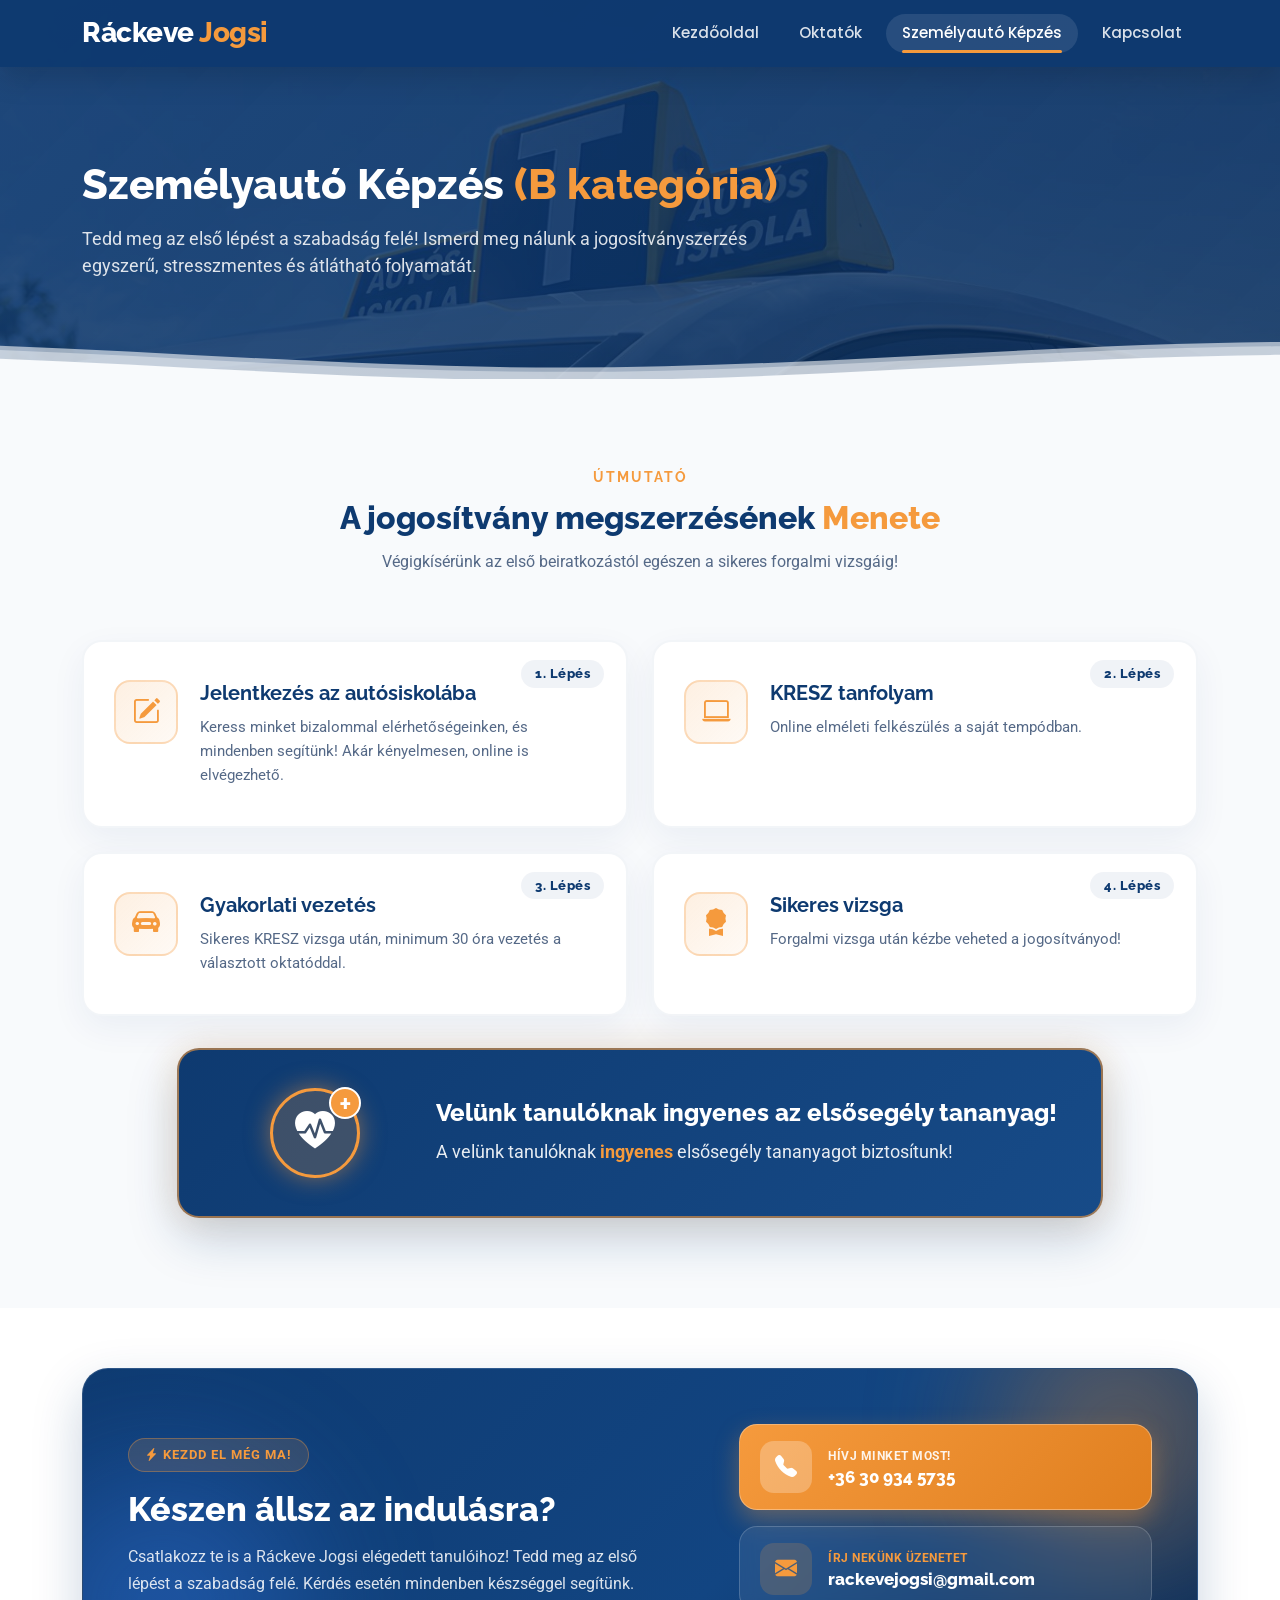
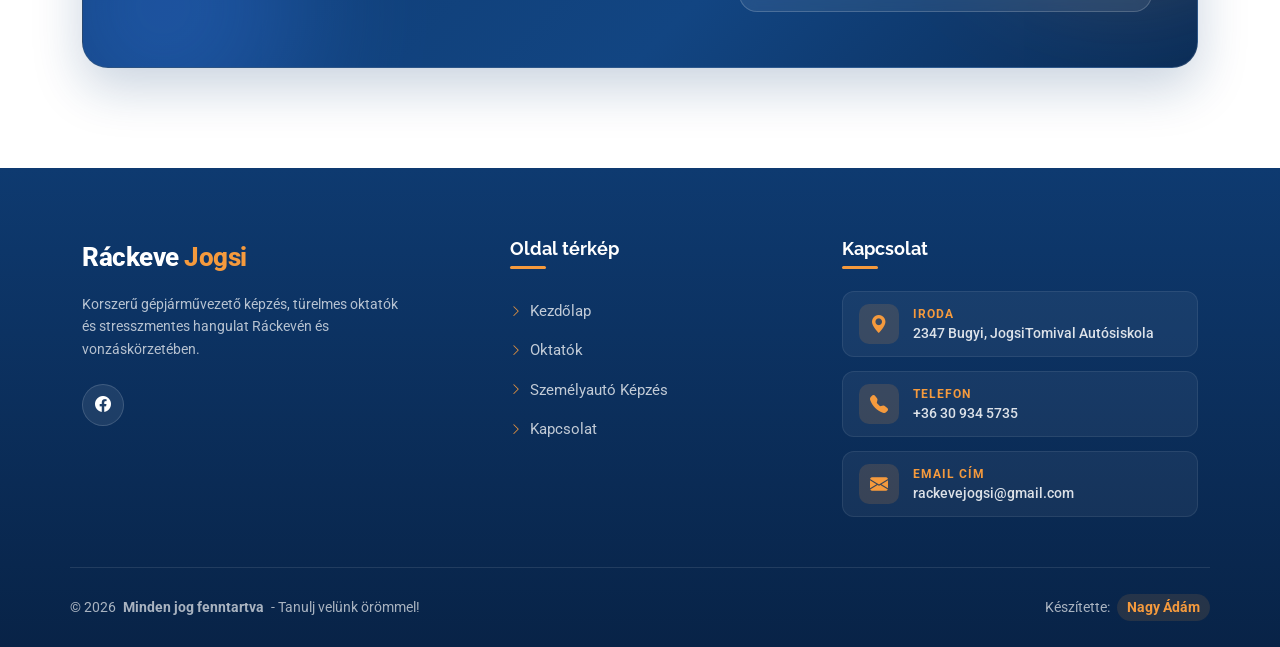
<file: courses.html>
<!DOCTYPE html>
<html lang="hu">

<head>
  <meta charset="utf-8">
  <meta content="width=device-width, initial-scale=1.0" name="viewport">
  <title>Személyautó Képzés | Ráckeve Jogsi</title>
  <meta name="description" content="B kategóriás személyautó jogosítvány megszerzésének menete a Ráckeve Jogsi csapatával.">
  <meta name="keywords" content="személyautó képzés, B kategória, jogosítvány menete, KRESZ tanfolyam, Ráckeve">

  <link href="assets/img/favicon.png" rel="icon">
  <link href="assets/img/apple-touch-icon.png" rel="apple-touch-icon">

  <link href="https://fonts.googleapis.com" rel="preconnect">
  <link href="https://fonts.gstatic.com" rel="preconnect" crossorigin>
  <link href="https://fonts.googleapis.com/css2?family=Poppins:ital,wght@0,300;0,400;0,500;0,600;0,700;0,800;1,400&family=Raleway:ital,wght@0,400;0,600;0,700;0,800;1,400&family=Roboto:ital,wght@0,300;0,400;0,500;0,700;1,400&display=swap" rel="stylesheet">

  <link href="assets/vendor/bootstrap/css/bootstrap.min.css" rel="stylesheet">
  <link href="assets/vendor/bootstrap-icons/bootstrap-icons.css" rel="stylesheet">
  <link href="assets/vendor/aos/aos.css" rel="stylesheet">
  <link href="assets/vendor/glightbox/css/glightbox.min.css" rel="stylesheet">
  <link href="assets/vendor/swiper/swiper-bundle.min.css" rel="stylesheet">

  <link href="assets/css/main.css" rel="stylesheet">
</head>

<body class="inner-page courses-page">

  <div id="preloader">
    <div class="speedo-container">
      <svg class="speedo-svg" viewBox="0 0 200 130">
        <path class="speedo-track" d="M 30 110 A 70 70 0 1 1 170 110" />
        <path class="speedo-fill" d="M 30 110 A 70 70 0 1 1 170 110" />
        <line x1="30" y1="110" x2="42" y2="105" class="speedo-tick" />
        <line x1="45" y1="65" x2="55" y2="72" class="speedo-tick" />
        <line x1="100" y1="40" x2="100" y2="52" class="speedo-tick main-tick" />
        <line x1="155" y1="65" x2="145" y2="72" class="speedo-tick" />
        <line x1="170" y1="110" x2="158" y2="105" class="speedo-tick" />
        <line class="speedo-needle" x1="100" y1="110" x2="100" y2="45" />
        <circle cx="100" cy="110" r="9" class="speedo-center-outer" />
        <circle cx="100" cy="110" r="5" class="speedo-center" />
      </svg>
      <div class="speedo-counter-wrap">
        <span id="speedo-count" class="speedo-counter">0</span>
        <span class="speedo-unit">KM/H</span>
      </div>
      <div class="speedo-text">Betöltés...</div>
    </div>
  </div>

  <header id="header" class="header d-flex align-items-center fixed-top">
    <div class="container-fluid container-xl position-relative d-flex align-items-center justify-content-between">

      <a href="index.html" class="logo d-flex align-items-center">
        <h1 class="sitename">Ráckeve <span class="highlight-brand">Jogsi</span></h1>
      </a>

      <nav id="navmenu" class="navmenu">
        <ul>
          <li><a href="index.html">Kezdőoldal</a></li>
          <li><a href="team.html">Oktatók</a></li>
          <li><a href="courses.html" class="active">Személyautó Képzés</a></li>
          <li><a href="contact.html">Kapcsolat</a></li>       
        </ul>
        <i class="mobile-nav-toggle d-xl-none bi bi-list"></i>
      </nav>

    </div>
  </header>

  <main class="main">

    <div class="page-title-banner position-relative" style="background: linear-gradient(135deg, rgba(14, 58, 112, 0.90) 0%, rgba(10, 45, 89, 0.82) 100%), url('assets/img/hero-bg-1.jpg') center center / cover no-repeat;">
      <div class="container" data-aos="fade-up" data-aos-duration="800">
        <h1>Személyautó Képzés <span class="highlight-brand">(B kategória)</span></h1>
        <p class="banner-subtext">
         Tedd meg az első lépést a szabadság felé! Ismerd meg nálunk a jogosítványszerzés egyszerű, stresszmentes és átlátható folyamatát.
        </p>
      </div>

      <svg class="banner-waves" xmlns="http://www.w3.org/2000/svg" viewBox="0 24 150 28" preserveAspectRatio="none">
        <defs>
          <path id="banner-wave" d="M-160 44c30 0 58-18 88-18s 58 18 88 18 58-18 88-18 58 18 88 18 v44h-352z"></path>
        </defs>
        <g class="wave1">
          <use xlink:href="#banner-wave" x="50" y="3" fill="#F8FAFC" opacity="0.4"></use>
        </g>
        <g class="wave2">
          <use xlink:href="#banner-wave" x="50" y="0" fill="#F8FAFC" opacity="0.6"></use>
        </g>
        <g class="wave3">
          <use xlink:href="#banner-wave" x="50" y="9" fill="#F8FAFC"></use>
        </g>
      </svg>
    </div>

    <section id="course-steps" class="course-steps section">

      <div class="container section-title" data-aos="fade-up">
        <h2>Útmutató</h2>
        <div><span>A jogosítvány megszerzésének</span> <span class="description-title">Menete</span></div>
        <p class="section-subtitle mt-2">Végigkísérünk az első beiratkozástól egészen a sikeres forgalmi vizsgáig!</p>
      </div>

      <div class="container">
        
        <div class="row g-4 justify-content-center">

          <div class="col-lg-6" data-aos="fade-up" data-aos-delay="100">
            <div class="step-card">
              <div class="step-badge">1. Lépés</div>
              <div class="step-icon-wrap">
                <i class="bi bi-pencil-square"></i>
              </div>
              <div class="step-body">
                <h3 class="step-title">Jelentkezés az autósiskolába</h3>
                <p class="step-text">
                  Keress minket bizalommal elérhetőségeinken, és mindenben segítünk! Akár kényelmesen, online is elvégezhető.
                </p>
              </div>
            </div>
          </div>

          <div class="col-lg-6" data-aos="fade-up" data-aos-delay="200">
            <div class="step-card">
              <div class="step-badge">2. Lépés</div>
              <div class="step-icon-wrap">
                <i class="bi bi-laptop"></i>
              </div>
              <div class="step-body">
                <h3 class="step-title">KRESZ tanfolyam</h3>
                <p class="step-text">
                  Online elméleti felkészülés a saját tempódban.
                </p>
              </div>
            </div>
          </div>

          <div class="col-lg-6" data-aos="fade-up" data-aos-delay="300">
            <div class="step-card">
              <div class="step-badge">3. Lépés</div>
              <div class="step-icon-wrap">
                <i class="bi bi-car-front-fill"></i>
              </div>
              <div class="step-body">
                <h3 class="step-title">Gyakorlati vezetés</h3>
                <p class="step-text">
                  Sikeres KRESZ vizsga után, minimum 30 óra vezetés a választott oktatóddal.
                </p>
              </div>
            </div>
          </div>

          <div class="col-lg-6" data-aos="fade-up" data-aos-delay="400">
            <div class="step-card">
              <div class="step-badge">4. Lépés</div>
              <div class="step-icon-wrap">
                <i class="bi bi-award-fill"></i>
              </div>
              <div class="step-body">
                <h3 class="step-title">Sikeres vizsga</h3>
                <p class="step-text">
                  Forgalmi vizsga után kézbe veheted a jogosítványod!
                </p>
              </div>
            </div>
          </div>

        </div>

        <div class="row justify-content-center mt-4 pt-2" data-aos="zoom-in" data-aos-delay="500">
          <div class="col-lg-10">
            <div class="bonus-step-card">
              <div class="bonus-sparkle-bg"></div>
              <div class="row align-items-center">
                
                <div class="col-md-3 text-center mb-3 mb-md-0">
                  <div class="bonus-icon-circle">
                    <i class="bi bi-heart-pulse-fill"></i>
                    <span class="bonus-plus-mark">+</span>
                  </div>
                </div>

                <div class="col-md-9">
                  <h3 class="bonus-title">Velünk tanulóknak ingyenes az elsősegély tananyag!</h3>
                  <p class="bonus-desc">
                    A velünk tanulóknak <strong>ingyenes</strong> elsősegély tananyagot biztosítunk!
                  </p>
                </div>

              </div>
            </div>
          </div>
        </div>

      </div>

    </section>

    <section class="course-cta section">
      <div class="container" data-aos="zoom-in" data-aos-duration="800">
        <div class="cta-banner-wrapper">
          
          <div class="cta-glow cta-glow-1"></div>
          <div class="cta-glow cta-glow-2"></div>

          <div class="row align-items-center position-relative gy-4">
            
            <div class="col-lg-7 text-center text-lg-start">
              <div class="cta-badge mb-3">
                <i class="bi bi-lightning-charge-fill me-1"></i> Kezdd el még ma!
              </div>
              <h2 class="cta-title">Készen állsz az indulásra?</h2>
              <p class="cta-text">
                Csatlakozz te is a Ráckeve Jogsi elégedett tanulóihoz! Tedd meg az első lépést a szabadság felé. Kérdés esetén mindenben készséggel segítünk.
              </p>

            </div>

            <div class="col-lg-5">
              <div class="cta-action-cards d-flex flex-column gap-3">
                
                <a href="tel:+36309345735" class="cta-contact-card card-phone">
                  <div class="contact-card-icon">
                    <i class="bi bi-telephone-fill"></i>
                  </div>
                  <div class="contact-card-info">
                    <span class="card-label">Hívj minket most!</span>
                    <span class="card-val">+36 30 934 5735</span>
                  </div>
                </a>

                <a href="mailto:rackevejogsi@gmail.com" class="cta-contact-card card-email">
                  <div class="contact-card-icon">
                    <i class="bi bi-envelope-fill"></i>
                  </div>
                  <div class="contact-card-info">
                    <span class="card-label">Írj nekünk üzenetet</span>
                    <span class="card-val">rackevejogsi@gmail.com</span>
                  </div>
                </a>

              </div>
            </div>

          </div>
        </div>
      </div>
    </section>

  </main>

  <footer id="footer" class="footer dark-background">

    <div class="container footer-top">
      <div class="row gy-4 justify-content-between align-items-start">
        
        <div class="col-lg-4 col-md-6 footer-about">
          <a href="index.html" class="logo d-flex align-items-center mb-3">
            <span class="sitename">Ráckeve <span class="highlight-brand">Jogsi</span></span>
          </a>
          <p class="footer-desc">
            Korszerű gépjárművezető képzés, türelmes oktatók és stresszmentes hangulat Ráckevén és vonzáskörzetében.
          </p>
          <div class="social-links d-flex mt-4">
            <a href="https://www.facebook.com/csalad.kovacs.946?locale=hu_HU" target="_blank" rel="noopener noreferrer" aria-label="Facebook"><i class="bi bi-facebook"></i></a>
          </div>
        </div>

        <div class="col-lg-3 col-md-6 footer-links">
          <h4>Oldal térkép</h4>
          <ul>
            <li><a href="index.html"><i class="bi bi-chevron-right"></i> Kezdőlap</a></li>
            <li><a href="team.html"><i class="bi bi-chevron-right"></i> Oktatók</a></li>
            <li><a href="courses.html"><i class="bi bi-chevron-right"></i> Személyautó Képzés</a></li>
            <li><a href="contact.html"><i class="bi bi-chevron-right"></i> Kapcsolat</a></li>
          </ul>
        </div>

        <div class="col-lg-4 col-md-6 footer-contact-wrapper">
          <h4>Kapcsolat</h4>
          <div class="contact-cards">
            
            <div class="footer-contact-item">
              <div class="contact-icon"><i class="bi bi-geo-alt-fill"></i></div>
              <div>
                <span class="contact-label">Iroda</span>
                <p>2347 Bugyi, JogsiTomival Autósiskola</p>
              </div>
            </div>

            <a href="tel:+36309345735" class="footer-contact-item">
              <div class="contact-icon"><i class="bi bi-telephone-fill"></i></div>
              <div>
                <span class="contact-label">Telefon</span>
                <p>+36 30 934 5735</p>
              </div>
            </a>

            <a href="mailto:rackevejogsi@gmail.com" class="footer-contact-item">
              <div class="contact-icon"><i class="bi bi-envelope-fill"></i></div>
              <div>
                <span class="contact-label">Email cím</span>
                <p>rackevejogsi@gmail.com</p>
              </div>
            </a>

          </div>
        </div>

      </div>
    </div>

    <div class="container footer-bottom">
      <div class="d-flex flex-column flex-md-row justify-content-between align-items-center gap-3">
        <p class="mb-0">
          © <span>2026</span> <strong class="px-1">Minden jog fenntartva</strong> <span>- Tanulj velünk örömmel!</span>
        </p>
        <div class="credits">
          Készítette: <span class="creator-badge"><a href="https://adamweb.hu/" target="_blank">Nagy Ádám</a></span>
        </div>
      </div>
    </div>

  </footer>

  <a href="#" id="scroll-top" class="scroll-top d-flex align-items-center justify-content-center" aria-label="Görgetés a tetejére">
    <i class="bi bi-arrow-up-short"></i>
  </a>

  <script src="assets/vendor/bootstrap/js/bootstrap.bundle.min.js"></script>
  <script src="assets/vendor/aos/aos.js"></script>
  <script src="assets/vendor/glightbox/js/glightbox.min.js"></script>
  <script src="assets/vendor/swiper/swiper-bundle.min.js"></script>

  <script src="assets/js/main.js"></script>

</body>

</html>
</file>
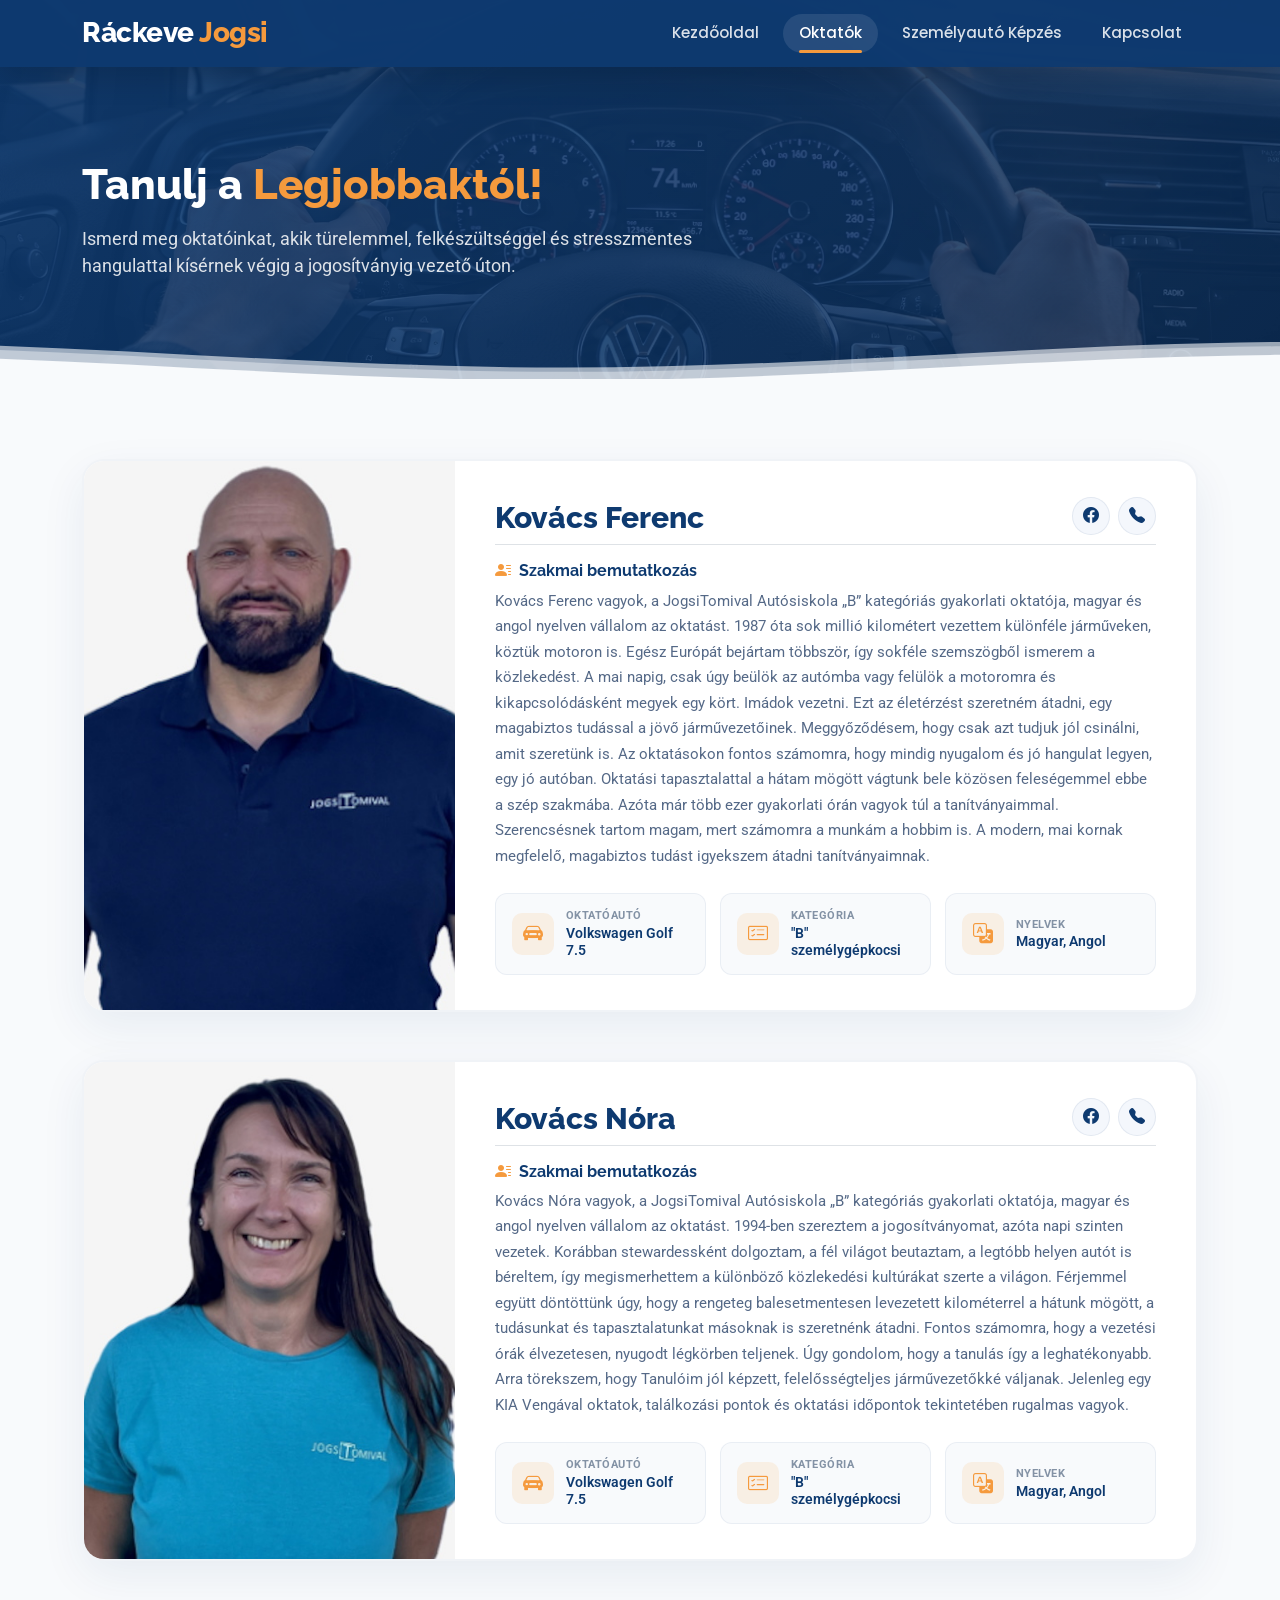
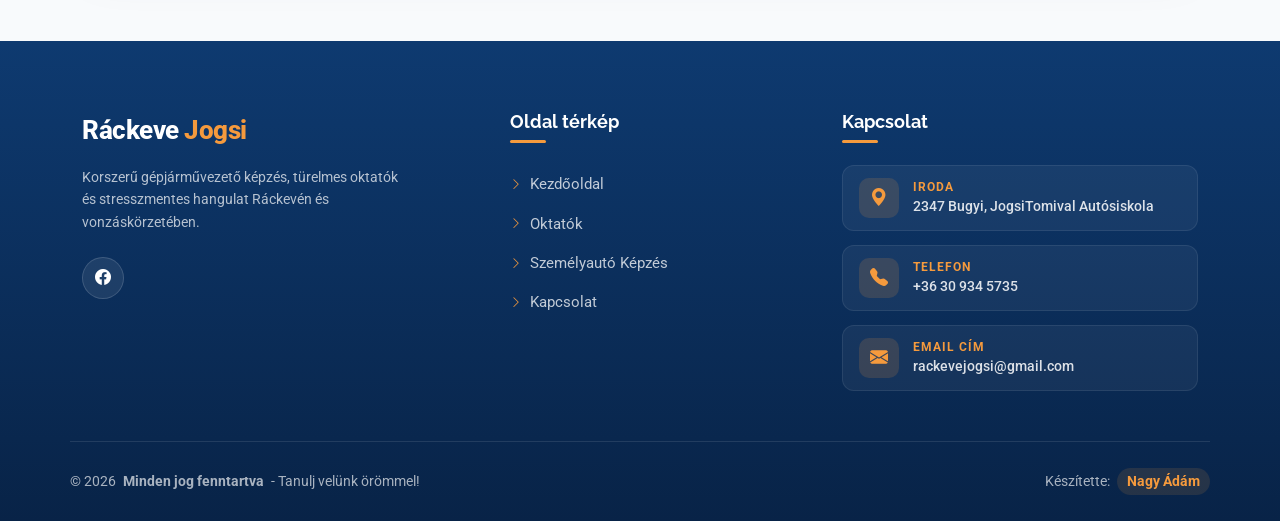
<file: team.html>
<!DOCTYPE html>
<html lang="hu">

<head>
  <meta charset="utf-8">
  <meta content="width=device-width, initial-scale=1.0" name="viewport">
  <title>Oktatók | Ráckeve Jogsi</title>
  <meta name="description" content="Ismerd meg a Ráckeve Jogsi tapasztalt, türelmes és barátságos szakoktatóit.">
  <meta name="keywords" content="autósiskola, oktatók, Ráckeve, vezetés oktató, Kovács Ferenc, Kovács Nóra">

  <link href="assets/img/favicon.png" rel="icon">
  <link href="assets/img/apple-touch-icon.png" rel="apple-touch-icon">

  <link href="https://fonts.googleapis.com" rel="preconnect">
  <link href="https://fonts.gstatic.com" rel="preconnect" crossorigin>
  <link href="https://fonts.googleapis.com/css2?family=Poppins:ital,wght@0,300;0,400;0,500;0,600;0,700;0,800;1,400&family=Raleway:ital,wght@0,400;0,600;0,700;0,800;1,400&family=Roboto:ital,wght@0,300;0,400;0,500;0,700;1,400&display=swap" rel="stylesheet">

  <link href="assets/vendor/bootstrap/css/bootstrap.min.css" rel="stylesheet">
  <link href="assets/vendor/bootstrap-icons/bootstrap-icons.css" rel="stylesheet">
  <link href="assets/vendor/aos/aos.css" rel="stylesheet">
  <link href="assets/vendor/glightbox/css/glightbox.min.css" rel="stylesheet">
  <link href="assets/vendor/swiper/swiper-bundle.min.css" rel="stylesheet">

  <link href="assets/css/main.css" rel="stylesheet">
</head>

<body class="inner-page">

  <div id="preloader">
    <div class="speedo-container">
      <svg class="speedo-svg" viewBox="0 0 200 130">
        <path class="speedo-track" d="M 30 110 A 70 70 0 1 1 170 110" />
        <path class="speedo-fill" d="M 30 110 A 70 70 0 1 1 170 110" />
        <line x1="30" y1="110" x2="42" y2="105" class="speedo-tick" />
        <line x1="45" y1="65" x2="55" y2="72" class="speedo-tick" />
        <line x1="100" y1="40" x2="100" y2="52" class="speedo-tick main-tick" />
        <line x1="155" y1="65" x2="145" y2="72" class="speedo-tick" />
        <line x1="170" y1="110" x2="158" y2="105" class="speedo-tick" />
        <line class="speedo-needle" x1="100" y1="110" x2="100" y2="45" />
        <circle cx="100" cy="110" r="9" class="speedo-center-outer" />
        <circle cx="100" cy="110" r="5" class="speedo-center" />
      </svg>
      <div class="speedo-counter-wrap">
        <span id="speedo-count" class="speedo-counter">0</span>
        <span class="speedo-unit">KM/H</span>
      </div>
      <div class="speedo-text">Betöltés...</div>
    </div>
  </div>

  <header id="header" class="header d-flex align-items-center fixed-top">
    <div class="container-fluid container-xl position-relative d-flex align-items-center justify-content-between">

      <a href="index.html" class="logo d-flex align-items-center">
        <h1 class="sitename">Ráckeve <span class="highlight-brand">Jogsi</span></h1>
      </a>

      <nav id="navmenu" class="navmenu">
        <ul>
          <li><a href="index.html">Kezdőoldal</a></li>
          <li><a href="team.html" class="active">Oktatók</a></li>
          <li><a href="courses.html">Személyautó Képzés</a></li>
          <li><a href="contact.html">Kapcsolat</a></li>       
        </ul>
        <i class="mobile-nav-toggle d-xl-none bi bi-list"></i>
      </nav>

    </div>
  </header>

  <main class="main">

    <div class="page-title-banner position-relative" style="background: linear-gradient(135deg, rgba(14, 58, 112, 0.90) 0%, rgba(10, 45, 89, 0.82) 100%), url('assets/img/hero-bg-3.jpg') center center / cover no-repeat;">
      <div class="container" data-aos="fade-up" data-aos-duration="800">
        <h1>Tanulj a <span class="highlight-brand">Legjobbaktól!</span></h1>
        <p class="banner-subtext">Ismerd meg oktatóinkat, akik türelemmel, felkészültséggel és stresszmentes hangulattal kísérnek végig a jogosítványig vezető úton.</p>
      </div>

      <svg class="banner-waves" xmlns="http://www.w3.org/2000/svg" viewBox="0 24 150 28" preserveAspectRatio="none">
        <defs>
          <path id="banner-wave" d="M-160 44c30 0 58-18 88-18s 58 18 88 18 58-18 88-18 58 18 88 18 v44h-352z"></path>
        </defs>
        <g class="wave1">
          <use xlink:href="#banner-wave" x="50" y="3" fill="#F8FAFC" opacity="0.4"></use>
        </g>
        <g class="wave2">
          <use xlink:href="#banner-wave" x="50" y="0" fill="#F8FAFC" opacity="0.6"></use>
        </g>
        <g class="wave3">
          <use xlink:href="#banner-wave" x="50" y="9" fill="#F8FAFC"></use>
        </g>
      </svg>
    </div> 

    <section id="instructors-detail" class="instructors-detail section">

      <div class="container">

        <div class="instructor-card mb-5" data-aos="fade-up" data-aos-delay="100">
          <div class="row g-0 align-items-stretch">
            
            <div class="col-lg-4 col-md-5 instructor-img-wrapper">
              <img src="assets/img/team/kovacs_ferenc.jpg" alt="Kovács Ferenc szakoktató" class="instructor-img">
            </div>

            <div class="col-lg-8 col-md-7 instructor-content-wrapper d-flex flex-column justify-content-between">
              <div>
                
                <div class="d-flex flex-wrap justify-content-between align-items-center gap-2 mb-3 pb-2 border-bottom">
                  <div>
                    <h2 class="instructor-name mt-1 mb-0">Kovács Ferenc</h2>
                  </div>
                  <div class="instructor-social">
                    <a href="https://www.facebook.com/csalad.kovacs.946?locale=hu_HU" target="_blank" rel="noopener" aria-label="Facebook profil"><i class="bi bi-facebook"></i></a>
                    <a href="tel:+36309345735" aria-label="Telefonhívás"><i class="bi bi-telephone-fill"></i></a>
                  </div>
                </div>

                <div class="bio-block mb-4">
                  <h3 class="bio-title"><i class="bi bi-person-lines-fill me-2"></i>Szakmai bemutatkozás</h3>
                  <p class="bio-text">
                    Kovács Ferenc vagyok, a JogsiTomival Autósiskola „B” kategóriás gyakorlati oktatója, magyar és angol nyelven vállalom az oktatást.
1987 óta sok millió kilométert vezettem különféle járműveken, köztük motoron is. Egész Európát bejártam többször, így sokféle szemszögből ismerem a közlekedést. A mai napig, csak úgy beülök az autómba vagy felülök a motoromra és kikapcsolódásként megyek egy kört. Imádok vezetni. Ezt az életérzést szeretném átadni, egy magabiztos tudással a jövő járművezetőinek.
Meggyőződésem, hogy csak azt tudjuk jól csinálni, amit szeretünk is. Az oktatásokon fontos számomra, hogy mindig nyugalom és jó hangulat legyen, egy jó autóban. Oktatási tapasztalattal a hátam mögött vágtunk bele közösen feleségemmel ebbe a szép szakmába. Azóta már több ezer gyakorlati órán vagyok túl a tanítványaimmal. Szerencsésnek tartom magam, mert számomra a munkám a hobbim is. A modern, mai kornak megfelelő, magabiztos tudást igyekszem átadni tanítványaimnak.
                  </p>
                </div>

                <div class="instructor-specs-grid">
                  
                  <div class="spec-card">
                    <div class="spec-icon"><i class="bi bi-car-front-fill"></i></div>
                    <div class="spec-details">
                      <span class="spec-label">Oktatóautó</span>
                      <strong class="spec-value">Volkswagen Golf 7.5</strong>
                    </div>
                  </div>

                  <div class="spec-card">
                    <div class="spec-icon"><i class="bi bi-card-checklist"></i></div>
                    <div class="spec-details">
                      <span class="spec-label">Kategória</span>
                      <strong class="spec-value">"B" személygépkocsi</strong>
                    </div>
                  </div>

                  <div class="spec-card">
                    <div class="spec-icon"><i class="bi bi-translate"></i></div>
                    <div class="spec-details">
                      <span class="spec-label">Nyelvek</span>
                      <strong class="spec-value">Magyar, Angol</strong>
                    </div>
                  </div>

                </div>

              </div>

            </div>

          </div>
        </div>


        <div class="instructor-card" data-aos="fade-up" data-aos-delay="200">
          <div class="row g-0 align-items-stretch">
            
            <div class="col-lg-4 col-md-5 instructor-img-wrapper">
              <img src="assets/img/team/kovacs_nora.jpg" alt="Kovács Nóra szakoktató" class="instructor-img">
            </div>

            <div class="col-lg-8 col-md-7 instructor-content-wrapper d-flex flex-column justify-content-between">
              <div>
                
                <div class="d-flex flex-wrap justify-content-between align-items-center gap-2 mb-3 pb-2 border-bottom">
                  <div>
                    <h2 class="instructor-name mt-1 mb-0">Kovács Nóra</h2>
                  </div>
                  <div class="instructor-social">
                    <a href="https://www.facebook.com/csalad.kovacs.946?locale=hu_HU" target="_blank" rel="noopener" aria-label="Facebook profil"><i class="bi bi-facebook"></i></a>
                    <a href="tel:+36309345735" aria-label="Telefonhívás"><i class="bi bi-telephone-fill"></i></a>
                  </div>
                </div>

                <div class="bio-block mb-4">
                  <h3 class="bio-title"><i class="bi bi-person-lines-fill me-2"></i>Szakmai bemutatkozás</h3>
                  <p class="bio-text">
                    Kovács Nóra vagyok, a JogsiTomival Autósiskola „B” kategóriás gyakorlati oktatója, magyar és angol nyelven vállalom az oktatást.
1994-ben szereztem a jogosítványomat, azóta napi szinten vezetek. Korábban stewardessként dolgoztam, a fél világot beutaztam, a legtóbb helyen autót is béreltem, így megismerhettem a különböző közlekedési kultúrákat szerte a világon.
Férjemmel együtt döntöttünk úgy, hogy a rengeteg balesetmentesen levezetett kilométerrel a hátunk mögött, a tudásunkat és tapasztalatunkat másoknak is szeretnénk átadni. Fontos számomra, hogy a vezetési órák élvezetesen, nyugodt légkörben teljenek. Úgy gondolom, hogy a tanulás így a leghatékonyabb. Arra törekszem, hogy Tanulóim jól képzett, felelősségteljes járművezetőkké váljanak.
Jelenleg egy KIA Vengával oktatok, találkozási pontok és oktatási időpontok tekintetében rugalmas vagyok.
                  </p>
                </div>

                <div class="instructor-specs-grid">
                  
                  <div class="spec-card">
                    <div class="spec-icon"><i class="bi bi-car-front-fill"></i></div>
                    <div class="spec-details">
                      <span class="spec-label">Oktatóautó</span>
                      <strong class="spec-value">Volkswagen Golf 7.5</strong>
                    </div>
                  </div>

                  <div class="spec-card">
                    <div class="spec-icon"><i class="bi bi-card-checklist"></i></div>
                    <div class="spec-details">
                      <span class="spec-label">Kategória</span>
                      <strong class="spec-value">"B" személygépkocsi</strong>
                    </div>
                  </div>

                  <div class="spec-card">
                    <div class="spec-icon"><i class="bi bi-translate"></i></div>
                    <div class="spec-details">
                      <span class="spec-label">Nyelvek</span>
                      <strong class="spec-value">Magyar, Angol</strong>
                    </div>
                  </div>

                </div>

              </div>

            </div>

          </div>
        </div>

      </div>

    </section>

  </main>

  <footer id="footer" class="footer dark-background">

    <div class="container footer-top">
      <div class="row gy-4 justify-content-between align-items-start">
        
        <div class="col-lg-4 col-md-6 footer-about">
          <a href="index.html" class="logo d-flex align-items-center mb-3">
            <span class="sitename">Ráckeve <span class="highlight-brand">Jogsi</span></span>
          </a>
          <p class="footer-desc">
            Korszerű gépjárművezető képzés, türelmes oktatók és stresszmentes hangulat Ráckevén és vonzáskörzetében.
          </p>
          <div class="social-links d-flex mt-4">
            <a href="https://www.facebook.com/csalad.kovacs.946?locale=hu_HU" aria-label="Facebook"><i class="bi bi-facebook"></i></a>
          </div>
        </div>

        <div class="col-lg-3 col-md-6 footer-links">
          <h4>Oldal térkép</h4>
          <ul>
            <li><a href="index.html"><i class="bi bi-chevron-right"></i> Kezdőoldal</a></li>
            <li><a href="team.html"><i class="bi bi-chevron-right"></i> Oktatók</a></li>
            <li><a href="courses.html"><i class="bi bi-chevron-right"></i> Személyautó Képzés</a></li>
            <li><a href="contact.html"><i class="bi bi-chevron-right"></i> Kapcsolat</a></li>
          </ul>
        </div>

        <div class="col-lg-4 col-md-6 footer-contact-wrapper">
          <h4>Kapcsolat</h4>
          <div class="contact-cards">
            
            <div class="footer-contact-item">
              <div class="contact-icon"><i class="bi bi-geo-alt-fill"></i></div>
              <div>
                <span class="contact-label">Iroda</span>
                <p>2347 Bugyi, JogsiTomival Autósiskola</p>
              </div>
            </div>

            <a href="tel:+36309345735" class="footer-contact-item">
              <div class="contact-icon"><i class="bi bi-telephone-fill"></i></div>
              <div>
                <span class="contact-label">Telefon</span>
                <p>+36 30 934 5735</p>
              </div>
            </a>

            <a href="mailto:rackevejogsi@gmail.com" class="footer-contact-item">
              <div class="contact-icon"><i class="bi bi-envelope-fill"></i></div>
              <div>
                <span class="contact-label">Email cím</span>
                <p>rackevejogsi@gmail.com</p>
              </div>
            </a>

          </div>
        </div>

      </div>
    </div>

    <div class="container footer-bottom">
      <div class="d-flex flex-column flex-md-row justify-content-between align-items-center gap-3">
        <p class="mb-0">
          © <span>2026</span> <strong class="px-1">Minden jog fenntartva</strong> <span>- Tanulj velünk örömmel!</span>
        </p>
        <div class="credits">
          Készítette: <span class="creator-badge"><a href="https://adamweb.hu/" target="_blank">Nagy Ádám</a></span>
        </div>
      </div>
    </div>

  </footer>

  <a href="#" id="scroll-top" class="scroll-top d-flex align-items-center justify-content-center" aria-label="Görgetés a tetejére">
    <i class="bi bi-arrow-up-short"></i>
  </a>

  <script src="assets/vendor/bootstrap/js/bootstrap.bundle.min.js"></script>
  <script src="assets/vendor/aos/aos.js"></script>
  <script src="assets/vendor/glightbox/js/glightbox.min.js"></script>
  <script src="assets/vendor/purecounter/purecounter_vanilla.js"></script>
  <script src="assets/vendor/swiper/swiper-bundle.min.js"></script>

  <script src="assets/js/main.js"></script>

</body>

</html>
</file>
<file: assets/css/main.css>
:root {
  --default-font: "Roboto", system-ui, -apple-system, "Segoe UI", Roboto, "Helvetica Neue", Arial, sans-serif;
  --heading-font: "Raleway", sans-serif;
  --nav-font: "Poppins", sans-serif;

  --background-color: #ffffff;
  --default-color: #556987;
  --heading-color: #0E3A70;
  --accent-color: #F59A3D;
  --accent-color-hover: #e2872a;
  --surface-color: #ffffff;
  --contrast-color: #ffffff;

  --nav-color: #ffffff;
  --nav-hover-color: #F59A3D;
  --nav-mobile-background-color: #ffffff;
  --nav-dropdown-background-color: #ffffff;
  --nav-dropdown-color: #172B4D;
  --nav-dropdown-hover-color: #F59A3D;
  
  scroll-behavior: smooth;
}

.light-background {
  --background-color: #F4F7FC;
  --surface-color: #ffffff;
}

.dark-background {
  --background-color: #0E3A70;
  --default-color: #ffffff;
  --heading-color: #ffffff;
  --surface-color: #134685;
  --contrast-color: #ffffff;
}

body {
  color: var(--default-color);
  background-color: var(--background-color);
  font-family: var(--default-font);
  overflow-x: hidden;
}

a {
  color: var(--accent-color);
  text-decoration: none;
  transition: all 0.3s cubic-bezier(0.25, 0.8, 0.25, 1);
}

a:hover {
  color: var(--accent-color-hover);
  text-decoration: none;
}

h1, h2, h3, h4, h5, h6 {
  color: var(--heading-color);
  font-family: var(--heading-font);
  font-weight: 700;
}

.highlight-brand {
  color: #F59A3D;
}

#preloader {
  position: fixed;
  inset: 0;
  z-index: 999999;
  background-color: #0E3A70;
  display: flex;
  align-items: center;
  justify-content: center;
  transition: opacity 0.7s cubic-bezier(0.4, 0, 0.2, 1), visibility 0.7s ease;
}

#preloader.loaded {
  opacity: 0;
  visibility: hidden;
  pointer-events: none;
}

.speedo-container {
  display: flex;
  flex-direction: column;
  align-items: center;
  justify-content: center;
  text-align: center;
}

.speedo-svg {
  width: 220px;
  height: 140px;
  overflow: visible;
  filter: drop-shadow(0 10px 25px rgba(0, 0, 0, 0.35));
}

.speedo-track {
  fill: none;
  stroke: rgba(255, 255, 255, 0.12);
  stroke-width: 12;
  stroke-linecap: round;
}

.speedo-fill {
  fill: none;
  stroke: #F59A3D;
  stroke-width: 12;
  stroke-linecap: round;
  stroke-dasharray: 260;
  stroke-dashoffset: 260;
  filter: drop-shadow(0 0 10px rgba(245, 154, 61, 0.8));
  animation: speedoFillAnim 2.2s cubic-bezier(0.25, 1, 0.5, 1) forwards;
}

.speedo-tick {
  stroke: rgba(255, 255, 255, 0.35);
  stroke-width: 2;
  stroke-linecap: round;
}

.speedo-tick.main-tick {
  stroke: #F59A3D;
  stroke-width: 3;
}

.speedo-needle {
  stroke: #ffffff;
  stroke-width: 3.5;
  stroke-linecap: round;
  transform-origin: 100px 110px;
  transform: rotate(-115deg);
  filter: drop-shadow(0 0 5px rgba(255, 255, 255, 0.9));
  animation: needleRevAnim 2.2s cubic-bezier(0.25, 1, 0.5, 1) forwards;
}

.speedo-center-outer {
  fill: #0E3A70;
  stroke: #ffffff;
  stroke-width: 2;
}

.speedo-center {
  fill: #F59A3D;
}

@keyframes speedoFillAnim {
  0% {
    stroke-dashoffset: 260;
  }
  65% {
    stroke-dashoffset: 35;
  }
  80% {
    stroke-dashoffset: 55;
  }
  100% {
    stroke-dashoffset: 0;
  }
}

@keyframes needleRevAnim {
  0% {
    transform: rotate(-115deg);
  }
  65% {
    transform: rotate(95deg);
  }
  80% {
    transform: rotate(70deg);
  }
  100% {
    transform: rotate(115deg);
  }
}

.speedo-counter-wrap {
  margin-top: 15px;
  display: flex;
  align-items: baseline;
  gap: 6px;
}

.speedo-counter {
  font-family: var(--heading-font);
  font-size: 42px;
  font-weight: 800;
  color: #ffffff;
  letter-spacing: -1px;
}

.speedo-unit {
  font-family: var(--nav-font);
  font-size: 14px;
  font-weight: 700;
  color: #F59A3D;
  letter-spacing: 1px;
}

.speedo-text {
  font-family: var(--nav-font);
  color: rgba(255, 255, 255, 0.7);
  font-size: 13px;
  letter-spacing: 2px;
  text-transform: uppercase;
  margin-top: 5px;
  animation: pulseOpacity 1.2s infinite alternate;
}

@keyframes pulseOpacity {
  0% { opacity: 0.4; }
  100% { opacity: 1; }
}

.header {
  --background-color: transparent;
  --default-color: #ffffff;
  --heading-color: #ffffff;
  color: var(--default-color);
  background-color: var(--background-color);
  padding: 22px 0;
  transition: all 0.4s ease;
  z-index: 997;
}

.header .logo h1 {
  font-size: 28px;
  margin: 0;
  font-weight: 800;
  letter-spacing: -0.5px;
  color: #ffffff;
  transition: transform 0.3s ease;
}

.header .logo:hover h1 {
  transform: scale(1.02);
}

.scrolled .header {
  --background-color: rgba(14, 58, 112, 0.96);
  padding: 14px 0;
  box-shadow: 0px 10px 30px rgba(0, 0, 0, 0.15);
  backdrop-filter: blur(8px);
}

@media (min-width: 1200px) {
  .navmenu ul {
    margin: 0;
    padding: 0;
    display: flex;
    list-style: none;
    align-items: center;
    gap: 8px;
  }

  .navmenu a {
    color: rgba(255, 255, 255, 0.85);
    font-size: 15px;
    padding: 8px 16px;
    font-family: var(--nav-font);
    font-weight: 500;
    display: flex;
    align-items: center;
    position: relative;
    border-radius: 30px;
    transition: all 0.3s ease;
  }

  .navmenu a:hover,
  .navmenu li:hover > a,
  .navmenu .active {
    color: #ffffff;
    background: rgba(255, 255, 255, 0.1);
  }

  .navmenu a:before {
    content: "";
    position: absolute;
    height: 3px;
    bottom: 0px;
    left: 16px;
    right: 16px;
    background-color: var(--nav-hover-color);
    visibility: hidden;
    transform: scaleX(0);
    transition: transform 0.3s ease;
    border-radius: 2px;
  }

  .navmenu a:hover:before,
  .navmenu .active:before {
    visibility: visible;
    transform: scaleX(1);
  }
}


.mobile-nav-toggle {
  display: none;
}

@media (max-width: 1199px) {

  body.mobile-nav-active {
    overflow: hidden !important;
  }

  body.mobile-nav-active #header {
    z-index: 999999 !important;
  }

  .mobile-nav-toggle {
    display: flex !important;
    align-items: center;
    justify-content: center;
    width: 44px;
    height: 44px;
    background: rgba(255, 255, 255, 0.15);
    border: 1.5px solid rgba(255, 255, 255, 0.3);
    border-radius: 12px;
    color: #ffffff;
    font-size: 26px;
    cursor: pointer;
    transition: all 0.3s cubic-bezier(0.25, 0.8, 0.25, 1);
    position: relative;
    z-index: 99999;
    backdrop-filter: blur(6px);
    -webkit-backdrop-filter: blur(6px);
  }

  .mobile-nav-toggle:hover,
  .mobile-nav-toggle:focus {
    background: var(--accent-color);
    border-color: var(--accent-color);
    color: #ffffff;
    transform: scale(1.05);
    box-shadow: 0 4px 15px rgba(245, 154, 61, 0.45);
  }

  body.mobile-nav-active .mobile-nav-toggle {
    position: fixed;
    top: 16px;
    right: 20px;
    z-index: 1000000 !important;
    background: var(--accent-color);
    border-color: var(--accent-color);
  }

  body.mobile-nav-active .navmenu {
    position: fixed !important;
    top: 0 !important;
    left: 0 !important;
    right: 0 !important;
    bottom: 0 !important;
    width: 100vw !important;
    height: 100vh !important;
    height: 100dvh !important;
    background: rgba(8, 35, 71, 0.88) !important;
    backdrop-filter: blur(12px) !important;
    -webkit-backdrop-filter: blur(12px) !important;
    display: flex !important;
    flex-direction: column !important;
    align-items: center !important;
    justify-content: flex-start !important;
    padding: 85px 20px 30px 20px !important;
    z-index: 999998 !important;
    overflow-y: auto !important;
  }

  .navmenu ul {
    display: none;
    list-style: none;
    margin: 0;
    padding: 18px;
    background: linear-gradient(165deg, #0E3A70 0%, #092850 100%);
    border: 1.5px solid rgba(245, 154, 61, 0.4);
    border-radius: 22px;
    width: 100%;
    max-width: 440px;
    box-shadow: 0 25px 60px rgba(0, 0, 0, 0.6), 0 0 35px rgba(245, 154, 61, 0.2);
    gap: 10px;
    flex-direction: column;
  }

  body.mobile-nav-active .navmenu ul {
    display: flex !important;
    animation: mobileNavSlideDown 0.35s cubic-bezier(0.16, 1, 0.3, 1) forwards;
  }

  @keyframes mobileNavSlideDown {
    from {
      opacity: 0;
      transform: translateY(-25px) scale(0.95);
    }
    to {
      opacity: 1;
      transform: translateY(0) scale(1);
    }
  }

  .navmenu ul li {
    width: 100%;
  }

  .navmenu a {
    color: rgba(255, 255, 255, 0.92);
    padding: 14px 18px;
    font-family: var(--nav-font);
    font-size: 16px;
    font-weight: 600;
    display: flex;
    align-items: center;
    justify-content: space-between;
    border-radius: 12px;
    background: rgba(255, 255, 255, 0.05);
    border: 1px solid rgba(255, 255, 255, 0.08);
    transition: all 0.25s ease;
  }

  .navmenu a:hover {
    color: #ffffff;
    background: rgba(245, 154, 61, 0.18);
    border-color: rgba(245, 154, 61, 0.5);
    transform: translateX(4px);
  }

  .navmenu .active {
    background: linear-gradient(90deg, rgba(245, 154, 61, 0.3) 0%, rgba(245, 154, 61, 0.08) 100%) !important;
    border-color: var(--accent-color) !important;
    color: #ffffff !important;
    box-shadow: 0 4px 15px rgba(245, 154, 61, 0.25);
  }

  .navmenu .active::after {
    content: "•";
    color: var(--accent-color);
    font-size: 24px;
    line-height: 0;
  }
}

.hero {
  width: 100%;
  min-height: 90vh;
  position: relative;
  padding: 180px 0 140px 0;
  display: flex;
  align-items: center;
}

.hero .hero-bg {
  position: absolute;
  inset: 0;
  display: block;
  width: 100%;
  height: 100%;
  object-fit: cover;
  z-index: 1;
  filter: brightness(0.85);
}

.hero:before {
  content: "";
  background: linear-gradient(135deg, rgba(14, 58, 112, 0.92) 0%, rgba(14, 58, 112, 0.75) 100%);
  position: absolute;
  inset: 0;
  z-index: 2;
}

.hero .container {
  position: relative;
  z-index: 3;
}

.hero h1 {
  margin: 0 0 24px 0;
  font-size: 56px;
  font-weight: 800;
  line-height: 1.2;
  color: #ffffff;
  letter-spacing: -1px;
}

.hero h1 span {
  color: var(--accent-color);
  position: relative;
  display: inline-block;
}

.hero h1 span::after {
  content: "";
  position: absolute;
  left: 0;
  bottom: 6px;
  width: 100%;
  height: 6px;
  background: rgba(245, 154, 61, 0.35);
  border-radius: 3px;
  z-index: -1;
}

.hero p {
  color: rgba(255, 255, 255, 0.88);
  margin: 0 0 40px 0;
  font-size: 21px;
  font-weight: 400;
  line-height: 1.65;
  max-width: 650px;
}

.hero .btn-get-started {
  position: relative;
  color: #ffffff;
  background: linear-gradient(135deg, #F59A3D 0%, #e07f1f 100%);
  font-family: var(--heading-font);
  font-weight: 700;
  font-size: 17px;
  letter-spacing: 0.5px;
  display: inline-flex;
  align-items: center;
  justify-content: center;
  padding: 16px 36px;
  border-radius: 50px;
  transition: all 0.4s cubic-bezier(0.175, 0.885, 0.32, 1.275);
  box-shadow: 0 10px 30px rgba(245, 154, 61, 0.45);
  overflow: hidden;
  z-index: 1;
}

.hero .btn-get-started::before {
  content: "";
  position: absolute;
  top: 0;
  left: -100%;
  width: 100%;
  height: 100%;
  background: linear-gradient(90deg, transparent, rgba(255, 255, 255, 0.4), transparent);
  transition: 0.6s ease;
  z-index: -1;
}

.hero .btn-get-started:hover {
  transform: translateY(-4px) scale(1.03);
  box-shadow: 0 16px 36px rgba(245, 154, 61, 0.65);
  color: #ffffff;
}

.hero .btn-get-started:hover::before {
  left: 100%;
}

.hero .btn-get-started i {
  font-size: 20px;
  transition: transform 0.3s ease;
}

.hero .btn-get-started:hover i {
  transform: translateX(5px);
}

.pulse-button {
  animation: pulseGlow 2.5s infinite;
}

@keyframes pulseGlow {
  0% {
    box-shadow: 0 0 0 0 rgba(245, 154, 61, 0.7);
  }
  70% {
    box-shadow: 0 0 0 18px rgba(245, 154, 61, 0);
  }
  100% {
    box-shadow: 0 0 0 0 rgba(245, 154, 61, 0);
  }
}

.hero .hero-waves {
  display: block;
  width: 100%;
  height: 70px;
  position: absolute;
  left: 0;
  bottom: 0;
  right: 0;
  z-index: 3;
}

.hero .wave1 use {
  animation: move-forever1 10s linear infinite;
  animation-delay: -2s;
  fill: #ffffff;
  opacity: 0.6;
}

.hero .wave2 use {
  animation: move-forever2 8s linear infinite;
  animation-delay: -2s;
  fill: #ffffff;
  opacity: 0.4;
}

.hero .wave3 use {
  animation: move-forever3 6s linear infinite;
  animation-delay: -2s;
  fill: #ffffff;
}

@keyframes move-forever1 {
  0% { transform: translate(85px, 0%); }
  100% { transform: translate(-90px, 0%); }
}
@keyframes move-forever2 {
  0% { transform: translate(-90px, 0%); }
  100% { transform: translate(85px, 0%); }
}
@keyframes move-forever3 {
  0% { transform: translate(-90px, 0%); }
  100% { transform: translate(85px, 0%); }
}

@media (max-width: 768px) {
  .hero {
    min-height: 80vh;
    padding: 140px 0 100px 0;
  }
  .hero h1 {
    font-size: 34px;
  }
  .hero p {
    font-size: 18px;
    margin-bottom: 30px;
  }
}

section, .section {
  padding: 80px 0;
  scroll-margin-top: 80px;
}

.section-title {
  padding-bottom: 50px;
  position: relative;
  text-align: center;
}

.section-title h2 {
  font-size: 14px;
  font-weight: 700;
  letter-spacing: 2px;
  text-transform: uppercase;
  color: var(--accent-color);
  margin-bottom: 8px;
}

.section-title div {
  color: var(--heading-color);
  font-size: 32px;
  font-weight: 800;
  font-family: var(--heading-font);
}

.section-title .description-title {
  color: var(--accent-color);
}

.about .content h3 {
  font-size: 15px;
  font-weight: 700;
  padding: 8px 18px;
  background: rgba(245, 154, 61, 0.12);
  color: var(--accent-color);
  border-radius: 50px;
  display: inline-block;
  margin-bottom: 15px;
  letter-spacing: 1px;
}

.about .content h2 {
  font-size: 36px;
  margin-bottom: 20px;
  line-height: 1.25;
}

.about .content p {
  font-size: 16px;
  line-height: 1.7;
  margin-bottom: 30px;
}

.about .content .read-more {
  background: var(--accent-color);
  color: #ffffff;
  font-family: var(--heading-font);
  font-weight: 600;
  font-size: 15px;
  padding: 12px 28px;
  border-radius: 50px;
  display: inline-flex;
  align-items: center;
  gap: 8px;
  box-shadow: 0 6px 20px rgba(245, 154, 61, 0.35);
  transition: all 0.3s cubic-bezier(0.25, 0.8, 0.25, 1);
}

.about .content .read-more:hover {
  background: var(--accent-color-hover);
  transform: translateY(-3px);
  box-shadow: 0 10px 25px rgba(245, 154, 61, 0.5);
}

.about .icon-box {
  background-color: var(--surface-color);
  padding: 40px 30px;
  box-shadow: 0px 10px 35px rgba(14, 58, 112, 0.07);
  border-radius: 16px;
  border: 1px solid rgba(14, 58, 112, 0.06);
  transition: all 0.4s cubic-bezier(0.25, 0.8, 0.25, 1);
  height: 100%;
}

.about .icon-box:hover {
  transform: translateY(-8px);
  box-shadow: 0px 20px 45px rgba(14, 58, 112, 0.12);
  border-color: rgba(245, 154, 61, 0.4);
}

.about .icon-box i {
  width: 70px;
  height: 70px;
  border-radius: 14px;
  display: inline-flex;
  align-items: center;
  justify-content: center;
  margin-bottom: 20px;
  font-size: 32px;
  background-color: rgba(245, 154, 61, 0.1);
  color: var(--accent-color);
  transition: all 0.3s ease;
}

.about .icon-box:hover i {
  background-color: var(--accent-color);
  color: #ffffff;
  transform: scale(1.08) rotate(4deg);
}

.about .icon-box h3 {
  font-size: 20px;
  margin-bottom: 12px;
}

.about .icon-box p {
  font-size: 15px;
  line-height: 1.6;
  margin-bottom: 0;
}

.about .icon-boxes .col-md-6:nth-child(2) .icon-box,
.about .icon-boxes .col-md-6:nth-child(4) .icon-box {
  margin-top: -30px;
}

@media (max-width: 768px) {
  .about .icon-boxes .col-md-6:nth-child(2) .icon-box,
  .about .icon-boxes .col-md-6:nth-child(4) .icon-box {
    margin-top: 0;
  }
}

.stats {
  padding: 70px 0;
  background-color: #E0E0E0; 
}

.stats i {
  background-color: #ffffff;
  color: var(--accent-color);
  box-shadow: 0px 8px 25px rgba(14, 58, 112, 0.12);
  width: 60px;
  height: 60px;
  font-size: 26px;
  border-radius: 50%;
  border: 3px solid #F4F7FC;
  display: inline-flex;
  align-items: center;
  justify-content: center;
  position: relative;
  z-index: 2;
  transition: all 0.3s ease;
}

.stats .stats-item {
  background-color: #ffffff;
  margin-top: -30px;
  padding: 40px 25px 30px 25px;
  width: 100%;
  position: relative;
  text-align: center;
  box-shadow: 0px 10px 30px rgba(14, 58, 112, 0.06);
  border-radius: 16px;
  border: 1px solid rgba(14, 58, 112, 0.05);
  transition: all 0.35s cubic-bezier(0.25, 0.8, 0.25, 1);
  z-index: 1;
}

.stats .col-lg-3:hover .stats-item {
  transform: translateY(-6px);
  box-shadow: 0px 18px 40px rgba(14, 58, 112, 0.12);
  border-color: rgba(245, 154, 61, 0.3);
}

.stats .col-lg-3:hover i {
  background-color: var(--accent-color);
  color: #ffffff;
  transform: scale(1.1);
}

.stats .stats-item span {
  font-size: 22px;              
  display: block;
  text-align: center;           
  font-weight: 700;
  color: var(--heading-color);
  font-family: var(--heading-font);
  line-height: 1.3;             
  margin-bottom: 6px;           
}
.stats .stats-item p {
  padding: 0;
  margin: 6px 0 0 0;
  font-family: var(--nav-font);
  font-size: 15px;
  font-weight: 500;
  color: var(--default-color);
}

.gallery .gallery-item {
  overflow: hidden;
  border: 3px solid #ffffff;
  position: relative;
  border-radius: 6px;
}

.gallery .gallery-item img {
  transition: transform 0.6s cubic-bezier(0.25, 0.8, 0.25, 1);
  width: 100%;
}

.gallery .gallery-item:hover img {
  transform: scale(1.12);
}

.testimonials {
  padding: 100px 0;
  position: relative;
  background: url("../img/testimonials-bg.jpg") center center no-repeat;
  background-size: cover;
  background-attachment: fixed; 
}

.testimonials:before {
  content: "";
  background: rgba(14, 58, 112, 0.90);
  position: absolute;
  inset: 0;
  z-index: 1;
}

.testimonials .container {
  position: relative;
  z-index: 2;
}

.testimonials .testimonial-item {
  text-align: center;
  padding: 10px;
}

.testimonials .testimonial-item .testimonial-img {
  width: 90px;
  height: 90px;
  border-radius: 50%;
  border: 4px solid rgba(245, 154, 61, 0.8);
  margin: 0 auto 15px auto;
  box-shadow: 0 8px 25px rgba(0, 0, 0, 0.3);
  transition: transform 0.3s ease;
}

.testimonials .testimonial-item:hover .testimonial-img {
  transform: scale(1.08);
}

.testimonials .testimonial-item h3 {
  font-size: 22px;
  font-weight: 700;
  color: #ffffff;
  margin-bottom: 12px;
}

.testimonials .testimonial-item p {
  font-style: italic;
  margin: 0 auto 15px auto;
  font-size: 17px;
  line-height: 1.6;
  max-width: 700px;
  color: rgba(255, 255, 255, 0.9);
}

.testimonials .quote-icon-left,
.testimonials .quote-icon-right {
  color: var(--accent-color);
  font-size: 24px;
}

.testimonials .swiper-pagination .swiper-pagination-bullet {
  background-color: rgba(255, 255, 255, 0.4);
  width: 10px;
  height: 10px;
}

.testimonials .swiper-pagination .swiper-pagination-bullet-active {
  background-color: var(--accent-color);
  width: 24px;
  border-radius: 5px;
}

@media (max-width: 991px) {
  .testimonials {
    background-attachment: scroll;
  }
}


.team {
  padding: 90px 0 110px 0;
}

.team .member {
  position: relative;
  border-radius: 18px;
  overflow: visible;
  cursor: pointer;
  transition: transform 0.4s cubic-bezier(0.25, 0.8, 0.25, 1);
}

.team .member .pic {
  overflow: hidden;
  border-radius: 16px;
  box-shadow: 0px 10px 30px rgba(14, 58, 112, 0.1);
  margin-bottom: 40px;
  border: 3px solid transparent;
  transition: all 0.35s cubic-bezier(0.25, 0.8, 0.25, 1);
}

.team .member .pic img {
  width: 100%;
  transition: transform 0.6s cubic-bezier(0.25, 0.8, 0.25, 1);
}

.team .member:hover {
  transform: translateY(-10px);
}

.team .member:hover .pic {
  border-color: #F59A3D;
  box-shadow: 0px 16px 35px rgba(245, 154, 61, 0.3);
}

.team .member:hover .pic img {
  transform: scale(1.06);
}

.team .member .member-info {
  background-color: #ffffff;
  color: var(--default-color);
  box-shadow: 0px 12px 35px rgba(14, 58, 112, 0.12);
  position: absolute;
  bottom: -30px;
  left: 20px;
  right: 20px;
  padding: 20px 24px;
  border-radius: 14px;
  border: 2px solid transparent;
  transition: all 0.35s ease;
}

.team .member:hover .member-info {
  border-color: #F59A3D;
  box-shadow: 0px 16px 40px rgba(245, 154, 61, 0.25);
}

.team .member h4 {
  font-weight: 700;
  margin-bottom: 4px;
  font-size: 19px;
}

.team .member .member-name-link {
  color: var(--heading-color);
  text-decoration: none;
  transition: color 0.3s ease;
}

.team .member:hover .member-name-link {
  color: #F59A3D;
}

.team .member span {
  font-style: italic;
  font-size: 14px;
  color: var(--accent-color);
  font-weight: 500;
}

.team .member .social {
  position: absolute;
  right: 20px;
  bottom: 20px;
  display: flex;
  gap: 8px;
  z-index: 2; 
}

.team .member .social a {
  width: 34px;
  height: 34px;
  display: inline-flex;
  align-items: center;
  justify-content: center;
  border-radius: 50%;
  background: rgba(14, 58, 112, 0.08);
  color: var(--heading-color);
  font-size: 15px;
  transition: all 0.3s ease;
}

.team .member .social a:hover {
  background: var(--accent-color);
  color: #ffffff;
  transform: translateY(-3px) scale(1.1);
}

.footer {
  background: linear-gradient(180deg, #0E3A70 0%, #082347 100%);
  color: rgba(255, 255, 255, 0.85);
  font-size: 15px;
  position: relative;
  padding-top: 70px;
}

.footer .footer-top {
  padding-bottom: 50px;
  border-bottom: 1px solid rgba(255, 255, 255, 0.1);
}

.footer .sitename {
  font-size: 26px;
  font-weight: 800;
  letter-spacing: -0.5px;
  color: #ffffff;
}

.footer .footer-desc {
  font-size: 14px;
  line-height: 1.6;
  color: rgba(255, 255, 255, 0.7);
  max-width: 320px;
}

.footer h4 {
  font-size: 18px;
  font-weight: 700;
  color: #ffffff;
  margin-bottom: 22px;
  position: relative;
  padding-bottom: 10px;
}

.footer h4::after {
  content: "";
  position: absolute;
  left: 0;
  bottom: 0;
  width: 36px;
  height: 3px;
  background: var(--accent-color);
  border-radius: 2px;
}

.footer .footer-links ul {
  list-style: none;
  padding: 0;
  margin: 0;
}

.footer .footer-links ul li {
  padding: 8px 0;
}

.footer .footer-links ul a {
  color: rgba(255, 255, 255, 0.75);
  display: inline-flex;
  align-items: center;
  gap: 8px;
  font-size: 15px;
  transition: all 0.3s ease;
}

.footer .footer-links ul a i {
  font-size: 12px;
  color: var(--accent-color);
  transition: transform 0.3s ease;
}

.footer .footer-links ul a:hover {
  color: #ffffff;
  transform: translateX(6px);
}

.footer .footer-links ul a:hover i {
  transform: translateX(3px);
}

.contact-cards {
  display: flex;
  flex-direction: column;
  gap: 14px;
}

.footer-contact-item {
  display: flex;
  align-items: center;
  gap: 14px;
  padding: 12px 16px;
  background: rgba(255, 255, 255, 0.05);
  border: 1px solid rgba(255, 255, 255, 0.08);
  border-radius: 12px;
  color: rgba(255, 255, 255, 0.85);
  transition: all 0.3s cubic-bezier(0.25, 0.8, 0.25, 1);
}

.footer-contact-item:hover {
  background: rgba(255, 255, 255, 0.1);
  border-color: var(--accent-color);
  transform: translateY(-3px);
  color: #ffffff;
}

.footer-contact-item .contact-icon {
  width: 40px;
  height: 40px;
  border-radius: 10px;
  background: rgba(245, 154, 61, 0.15);
  color: var(--accent-color);
  display: flex;
  align-items: center;
  justify-content: center;
  font-size: 18px;
  flex-shrink: 0;
  transition: all 0.3s ease;
}

.footer-contact-item:hover .contact-icon {
  background: var(--accent-color);
  color: #ffffff;
  transform: scale(1.08);
}

.footer-contact-item .contact-label {
  display: block;
  font-size: 12px;
  text-transform: uppercase;
  letter-spacing: 1px;
  color: var(--accent-color);
  font-weight: 700;
}

.footer-contact-item p {
  margin: 0;
  font-size: 14px;
  font-weight: 500;
}

.footer .social-links a {
  display: flex;
  align-items: center;
  justify-content: center;
  width: 42px;
  height: 42px;
  border-radius: 50%;
  background: rgba(255, 255, 255, 0.08);
  border: 1px solid rgba(255, 255, 255, 0.15);
  color: #ffffff;
  font-size: 16px;
  margin-right: 12px;
  transition: all 0.3s cubic-bezier(0.25, 0.8, 0.25, 1);
}

.footer .social-links a:hover {
  background: var(--accent-color);
  border-color: var(--accent-color);
  transform: translateY(-4px);
  box-shadow: 0 6px 15px rgba(245, 154, 61, 0.4);
}

.footer .footer-bottom {
  padding: 26px 0;
  font-size: 14px;
  color: rgba(255, 255, 255, 0.65);
}

.footer .creator-badge {
  color: var(--accent-color);
  font-weight: 700;
  padding: 3px 10px;
  background: rgba(245, 154, 61, 0.12);
  border-radius: 20px;
  display: inline-block;
  margin-left: 4px;
  transition: all 0.3s ease;
}

.footer .creator-badge a {
  color: inherit;
  transition: color 0.3s ease;
}

.footer .creator-badge:hover {
  background: var(--accent-color);
  color: #ffffff;
}

.footer .creator-badge:hover a,
.footer .creator-badge a:hover {
  color: #ffffff;
}


.scroll-top {
  position: fixed;
  visibility: hidden;
  opacity: 0;
  right: 20px;
  bottom: 20px;
  z-index: 99999;
  background: var(--accent-color);
  width: 44px;
  height: 44px;
  border-radius: 50%;
  box-shadow: 0 6px 20px rgba(0, 0, 0, 0.2);
  transition: all 0.4s cubic-bezier(0.25, 0.8, 0.25, 1);
}

.scroll-top i {
  font-size: 24px;
  color: #ffffff;
  line-height: 0;
}

.scroll-top:hover {
  background-color: var(--accent-color-hover);
  transform: translateY(-4px) scale(1.05);
  box-shadow: 0 10px 25px rgba(245, 154, 61, 0.5);
}

.scroll-top.active {
  visibility: visible;
  opacity: 1;
}

html {
  scrollbar-width: thin;
  scrollbar-color: #F59A3D #0E3A70; 
}

::-webkit-scrollbar {
  width: 10px; 
  height: 10px; 
}

::-webkit-scrollbar-track {
  background: #0E3A70;
}

::-webkit-scrollbar-thumb {
  background-color: #F59A3D;
  border-radius: 6px;
  border: 2px solid #0E3A70; 
  transition: background-color 0.3s ease;
}

::-webkit-scrollbar-thumb:hover {
  background-color: #e2872a;
}


.inner-page .header {
  background-color: rgba(14, 58, 112, 0.96);
  padding: 14px 0;
  box-shadow: 0px 10px 30px rgba(0, 0, 0, 0.15);
}

.page-title-banner {
  padding: 160px 0 100px 0;
  background: linear-gradient(135deg, #0E3A70 0%, #0a2d59 100%);
  color: #ffffff;
}

.page-title-banner .breadcrumb {
  background: transparent;
  padding: 0;
  font-size: 14px;
}

.page-title-banner .breadcrumb-item a {
  color: rgba(255, 255, 255, 0.75);
}

.page-title-banner .breadcrumb-item a:hover {
  color: var(--accent-color);
}

.page-title-banner .breadcrumb-item + .breadcrumb-item::before {
  color: rgba(255, 255, 255, 0.5);
}

.page-title-banner h1 {
  font-size: 42px;
  font-weight: 800;
  margin-bottom: 15px;
  color: #ffffff;
}

.page-title-banner .banner-subtext {
  font-size: 18px;
  color: rgba(255, 255, 255, 0.85);
  max-width: 700px;
  margin-bottom: 0;
}

.banner-waves {
  position: absolute;
  left: 0;
  bottom: 0;
  width: 100%;
  height: 40px;
}

.instructors-detail {
  padding: 80px 0;
  background-color: #F8FAFC;
}

/* 1. MÓDOSÍTÁS: 2px alapkeret (így hoverkor nem ugrik meg a mérete), lágyabb lekerekítés */
.instructor-card {
  background-color: #ffffff;
  border-radius: 22px;
  overflow: hidden;
  box-shadow: 0 15px 45px rgba(14, 58, 112, 0.07);
  border: 2px solid rgba(14, 58, 112, 0.06); /* 1px helyett 2px alap szegély */
  transition: transform 0.4s cubic-bezier(0.25, 0.8, 0.25, 1),
              border-color 0.35s ease,
              box-shadow 0.4s ease;
  position: relative;
}

/* 2. MÓDOSÍTÁS: Finom, telt narancssárga kiemelés + lágy meleg fénycsóva */
.instructor-card:hover {
  transform: translateY(-8px);
  border-color: #F59A3D; /* Határozott, telt narancssárga kontúr */
  box-shadow: 0 25px 55px rgba(14, 58, 112, 0.12),
              0 0 25px rgba(245, 154, 61, 0.25); /* Lágy narancssárga aura */
}

.instructor-img-wrapper {
  position: relative;
  min-height: 380px;
  overflow: hidden;
}

.instructor-img {
  width: 100%;
  height: 100%;
  object-fit: cover;
  object-position: top center;
  transition: transform 0.6s cubic-bezier(0.25, 0.8, 0.25, 1);
}

.instructor-card:hover .instructor-img {
  transform: scale(1.05);
}

.instructor-experience-badge {
  position: absolute;
  bottom: 18px;
  left: 18px;
  background: rgba(14, 58, 112, 0.85);
  color: #ffffff;
  padding: 8px 16px;
  border-radius: 50px;
  font-size: 13px;
  font-weight: 600;
  backdrop-filter: blur(8px);
  border: 1px solid rgba(255, 255, 255, 0.2);
  display: inline-flex;
  align-items: center;
  gap: 6px;
  box-shadow: 0 6px 20px rgba(0,0,0,0.2);
}

.instructor-experience-badge i {
  color: var(--accent-color);
}

.instructor-content-wrapper {
  padding: 35px 40px;
}

.instructor-role-badge {
  display: inline-block;
  font-size: 12px;
  font-weight: 700;
  text-transform: uppercase;
  letter-spacing: 1px;
  color: var(--accent-color);
  background: rgba(245, 154, 61, 0.12);
  padding: 4px 14px;
  border-radius: 20px;
}

/* 3. MÓDOSÍTÁS: Színátmenet felkészítése a névre */
.instructor-name {
  font-size: 30px;
  font-weight: 800;
  color: var(--heading-color);
  transition: color 0.3s ease;
}

/* 4. MÓDOSÍTÁS: Hoverkor az oktató neve is narancssárgára vált finoman */
.instructor-card:hover .instructor-name {
  color: #F59A3D;
}

.instructor-social {
  display: flex;
  gap: 8px;
}

.instructor-social a {
  width: 38px;
  height: 38px;
  border-radius: 50%;
  background: #F4F7FC;
  color: var(--heading-color);
  display: inline-flex;
  align-items: center;
  justify-content: center;
  font-size: 16px;
  transition: all 0.3s ease;
  border: 1px solid rgba(14, 58, 112, 0.08);
}

.instructor-social a:hover {
  background: var(--accent-color);
  color: #ffffff;
  border-color: var(--accent-color);
  transform: translateY(-3px);
}

.bio-title {
  font-size: 16px;
  font-weight: 700;
  color: var(--heading-color);
  margin-bottom: 8px;
}

.bio-title i {
  color: var(--accent-color);
}

.bio-text {
  font-size: 15px;
  line-height: 1.7;
  color: var(--default-color);
  margin-bottom: 0;
}

.instructor-specs-grid {
  display: grid;
  grid-template-columns: repeat(auto-fit, minmax(200px, 1fr));
  gap: 14px;
}

.spec-card {
  display: flex;
  align-items: center;
  gap: 12px;
  background-color: #F8FAFC;
  padding: 14px 16px;
  border-radius: 12px;
  border: 1px solid rgba(14, 58, 112, 0.06);
  transition: all 0.3s ease;
}

.instructor-card:hover .spec-card {
  background-color: #ffffff;
  border-color: rgba(245, 154, 61, 0.25);
  box-shadow: 0 4px 15px rgba(0,0,0,0.03);
}

.spec-icon {
  width: 42px;
  height: 42px;
  border-radius: 10px;
  background: rgba(245, 154, 61, 0.12);
  color: var(--accent-color);
  display: flex;
  align-items: center;
  justify-content: center;
  font-size: 20px;
  flex-shrink: 0;
  transition: all 0.3s ease;
}

.spec-card:hover .spec-icon {
  background: var(--accent-color);
  color: #ffffff;
  transform: scale(1.06);
}

.spec-details {
  display: flex;
  flex-direction: column;
}

.spec-label {
  font-size: 11px;
  text-transform: uppercase;
  font-weight: 700;
  letter-spacing: 0.5px;
  color: #8392a5;
}

.spec-value {
  font-size: 13.5px;
  font-weight: 600;
  color: var(--heading-color);
  line-height: 1.3;
}

.instructor-card-footer {
  border-top: 1px solid rgba(14, 58, 112, 0.06);
}

.status-available {
  font-size: 13px;
  font-weight: 600;
  color: #2b7a4b;
}

.btn-instructor-contact {
  background: rgba(14, 58, 112, 0.08);
  color: var(--heading-color);
  padding: 10px 22px;
  border-radius: 50px;
  font-size: 14px;
  font-weight: 700;
  font-family: var(--heading-font);
  display: inline-flex;
  align-items: center;
  transition: all 0.3s ease;
}

.btn-instructor-contact:hover {
  background: var(--accent-color);
  color: #ffffff;
  transform: translateX(4px);
  box-shadow: 0 6px 18px rgba(245, 154, 61, 0.35);
}

.btn-instructor-contact i {
  font-size: 18px;
  transition: transform 0.3s ease;
}

.btn-instructor-contact:hover i {
  transform: translateX(4px);
}

.instructor-cta-box {
  background: linear-gradient(135deg, #0E3A70 0%, #12437e 100%);
  color: #ffffff;
  padding: 50px 30px;
  border-radius: 20px;
  box-shadow: 0 20px 50px rgba(14, 58, 112, 0.18);
}

.instructor-cta-box h3 {
  color: #ffffff;
  font-size: 26px;
  font-weight: 800;
  margin-bottom: 12px;
}

.instructor-cta-box p {
  color: rgba(255, 255, 255, 0.85);
  font-size: 16px;
}

@media (max-width: 991px) {
  .instructor-content-wrapper {
    padding: 30px 24px;
  }
  .instructor-img-wrapper {
    min-height: 300px;
  }
}

@media (max-width: 768px) {
  .page-title-banner h1 {
    font-size: 30px;
  }
  .page-title-banner .banner-subtext {
    font-size: 15px;
  }
  .instructor-specs-grid {
    grid-template-columns: 1fr;
  }
}


.course-steps {
  padding: 90px 0;
  background-color: #F8FAFC;
}

.course-steps .section-subtitle {
  font-size: 16px;
  color: var(--default-color);
}

.step-card {
  background-color: #ffffff;
  border-radius: 20px;
  padding: 38px 30px;
  height: 100%;
  position: relative;
  box-shadow: 0 12px 35px rgba(14, 58, 112, 0.06);
  border: 2px solid rgba(14, 58, 112, 0.05);
  display: flex;
  gap: 22px;
  align-items: flex-start;
  transition: transform 0.35s cubic-bezier(0.25, 0.8, 0.25, 1),
              border-color 0.35s ease,
              box-shadow 0.35s ease;
}

.step-card:hover {
  transform: translateY(-8px);
  border-color: #F59A3D;
  box-shadow: 0 20px 45px rgba(14, 58, 112, 0.12),
              0 0 25px rgba(245, 154, 61, 0.2);
}

.step-badge {
  position: absolute;
  top: 18px;
  right: 22px;
  background: rgba(14, 58, 112, 0.06);
  color: #0E3A70;
  font-family: var(--heading-font);
  font-weight: 800;
  font-size: 13px;
  padding: 4px 14px;
  border-radius: 30px;
  letter-spacing: 0.5px;
}

.step-icon-wrap {
  width: 64px;
  height: 64px;
  background: linear-gradient(135deg, rgba(245, 154, 61, 0.15) 0%, rgba(245, 154, 61, 0.05) 100%);
  border: 2px solid rgba(245, 154, 61, 0.3);
  border-radius: 16px;
  display: flex;
  align-items: center;
  justify-content: center;
  font-size: 28px;
  color: var(--accent-color);
  flex-shrink: 0;
  transition: all 0.35s ease;
}

.step-card:hover .step-icon-wrap {
  background: var(--accent-color);
  color: #ffffff;
  border-color: var(--accent-color);
  transform: scale(1.08) rotate(5deg);
  box-shadow: 0 8px 20px rgba(245, 154, 61, 0.4);
}

.step-body {
  flex: 1;
}

.step-tag {
  display: inline-flex;
  align-items: center;
  font-size: 11px;
  font-weight: 700;
  text-transform: uppercase;
  letter-spacing: 0.5px;
  padding: 4px 10px;
  border-radius: 6px;
  margin-bottom: 8px;
}

.tag-online { background: #e0f2fe; color: #0284c7; }
.tag-flexible { background: #fef3c7; color: #d97706; }
.tag-practice { background: #f3e8ff; color: #9333ea; }
.tag-success { background: #dcfce7; color: #16a34a; }

.step-title {
  font-size: 20px;
  font-weight: 700;
  color: var(--heading-color);
  margin-bottom: 10px;
  line-height: 1.3;
}

.step-text {
  font-size: 14.5px;
  line-height: 1.65;
  color: var(--default-color);
  margin-bottom: 0;
}

.bonus-step-card {
  position: relative;
  background: linear-gradient(135deg, #0E3A70 0%, #174b88 100%);
  color: #ffffff;
  border-radius: 22px;
  padding: 38px 40px;
  overflow: hidden;
  box-shadow: 0 20px 50px rgba(14, 58, 112, 0.22),
              0 0 35px rgba(245, 154, 61, 0.2);
  border: 2px solid rgba(245, 154, 61, 0.6);
  transition: transform 0.35s ease;
}

.bonus-step-card:hover {
  transform: translateY(-5px);
  border-color: var(--accent-color);
}

.bonus-icon-circle {
  width: 90px;
  height: 90px;
  border-radius: 50%;
  background: rgba(245, 154, 61, 0.2);
  border: 3px solid var(--accent-color);
  display: inline-flex;
  align-items: center;
  justify-content: center;
  position: relative;
  font-size: 40px;
  color: #ffffff;
  box-shadow: 0 0 25px rgba(245, 154, 61, 0.5);
  animation: pulseGlow 2.5s infinite;
}

.bonus-plus-mark {
  position: absolute;
  top: -4px;
  right: -4px;
  width: 32px;
  height: 32px;
  background: var(--accent-color);
  border: 2px solid #ffffff;
  border-radius: 50%;
  font-size: 20px;
  font-weight: 900;
  display: flex;
  align-items: center;
  justify-content: center;
  color: #ffffff;
}

.badge-bonus-gift {
  background: var(--accent-color);
  color: #ffffff;
  font-size: 12px;
  font-weight: 700;
  padding: 4px 12px;
  border-radius: 20px;
  text-transform: uppercase;
  letter-spacing: 0.5px;
}

.badge-bonus-free {
  background: rgba(255, 255, 255, 0.15);
  color: #ffffff;
  font-size: 12px;
  font-weight: 700;
  padding: 4px 12px;
  border-radius: 20px;
  border: 1px solid rgba(255, 255, 255, 0.25);
}

.bonus-title {
  color: #ffffff;
  font-size: 24px;
  font-weight: 800;
  margin-bottom: 10px;
}

.bonus-desc {
  color: rgba(255, 255, 255, 0.9);
  font-size: 18px;
  line-height: 1.65;
  margin-bottom: 0;
}

.bonus-desc strong {
  color: #F59A3D;
}

.course-features {
  padding: 80px 0;
}

.feature-box {
  background-color: #ffffff;
  padding: 35px 25px;
  border-radius: 16px;
  box-shadow: 0 8px 30px rgba(14, 58, 112, 0.05);
  border: 1px solid rgba(14, 58, 112, 0.06);
  height: 100%;
  transition: all 0.35s ease;
}

.feature-box:hover {
  transform: translateY(-6px);
  border-color: rgba(245, 154, 61, 0.4);
  box-shadow: 0 15px 35px rgba(14, 58, 112, 0.1);
}

.feature-icon {
  width: 60px;
  height: 60px;
  border-radius: 50%;
  background: rgba(245, 154, 61, 0.12);
  color: var(--accent-color);
  font-size: 26px;
  display: inline-flex;
  align-items: center;
  justify-content: center;
  margin-bottom: 18px;
  transition: all 0.3s ease;
}

.feature-box:hover .feature-icon {
  background: var(--accent-color);
  color: #ffffff;
  transform: scale(1.1);
}

.feature-box h4 {
  font-size: 19px;
  margin-bottom: 12px;
}

.feature-box p {
  font-size: 14.5px;
  line-height: 1.6;
  margin-bottom: 0;
}

.course-cta {
  padding: 60px 0 100px 0;
}

.cta-banner-wrapper {
  background: linear-gradient(135deg, #0E3A70 0%, #124582 60%, #0a2d59 100%);
  border-radius: 26px;
  padding: 55px 45px;
  position: relative;
  overflow: hidden;
  box-shadow: 0 20px 50px rgba(14, 58, 112, 0.22);
  border: 1px solid rgba(255, 255, 255, 0.12);
}

.cta-glow {
  position: absolute;
  border-radius: 50%;
  pointer-events: none;
  filter: blur(70px);
  opacity: 0.35;
}

.cta-glow-1 {
  width: 250px;
  height: 250px;
  background: #F59A3D;
  top: -60px;
  right: -50px;
}

.cta-glow-2 {
  width: 280px;
  height: 280px;
  background: #3b82f6;
  bottom: -80px;
  left: -60px;
}

.cta-badge {
  display: inline-flex;
  align-items: center;
  font-size: 13px;
  font-weight: 700;
  text-transform: uppercase;
  letter-spacing: 1px;
  color: #F59A3D;
  background: rgba(245, 154, 61, 0.15);
  border: 1px solid rgba(245, 154, 61, 0.35);
  padding: 6px 16px;
  border-radius: 30px;
}

.cta-title {
  color: #ffffff;
  font-size: 34px;
  font-weight: 800;
  line-height: 1.25;
  margin-bottom: 14px;
}

.cta-text {
  color: rgba(255, 255, 255, 0.85);
  font-size: 16px;
  line-height: 1.65;
  max-width: 540px;
  margin-bottom: 0;
}

.cta-feature-item {
  display: inline-flex;
  align-items: center;
  gap: 8px;
  color: #ffffff;
  font-size: 14px;
  font-weight: 500;
  background: rgba(255, 255, 255, 0.08);
  border: 1px solid rgba(255, 255, 255, 0.12);
  padding: 6px 14px;
  border-radius: 20px;
  backdrop-filter: blur(5px);
}

.cta-feature-item i {
  color: #F59A3D;
  font-size: 15px;
}

.cta-contact-card {
  display: flex;
  align-items: center;
  gap: 16px;
  padding: 16px 20px;
  border-radius: 18px;
  text-decoration: none;
  transition: all 0.35s cubic-bezier(0.25, 0.8, 0.25, 1);
  position: relative;
  backdrop-filter: blur(8px);
}

.card-phone {
  background: linear-gradient(135deg, #F59A3D 0%, #e07f1f 100%);
  border: 1px solid rgba(255, 255, 255, 0.3);
  box-shadow: 0 10px 25px rgba(245, 154, 61, 0.35);
  color: #ffffff;
}

.card-phone:hover {
  transform: translateY(-4px) scale(1.02);
  box-shadow: 0 16px 35px rgba(245, 154, 61, 0.55);
  color: #ffffff;
}

.card-phone .contact-card-icon {
  background: rgba(255, 255, 255, 0.25);
  color: #ffffff;
}

.card-phone .card-label {
  color: rgba(255, 255, 255, 0.9);
}

.card-phone .card-val {
  color: #ffffff;
}

.card-email {
  background: rgba(255, 255, 255, 0.08);
  border: 1px solid rgba(255, 255, 255, 0.18);
  color: #ffffff;
}

.card-email:hover {
  background: rgba(255, 255, 255, 0.16);
  border-color: #F59A3D;
  transform: translateY(-4px) scale(1.02);
  color: #ffffff;
}

.card-email .contact-card-icon {
  background: rgba(245, 154, 61, 0.18);
  color: #F59A3D;
}

.card-email .card-label {
  color: #F59A3D;
}

.card-email .card-val {
  color: #ffffff;
}

.contact-card-icon {
  width: 52px;
  height: 52px;
  border-radius: 14px;
  display: flex;
  align-items: center;
  justify-content: center;
  font-size: 22px;
  flex-shrink: 0;
  transition: transform 0.3s ease;
}

.cta-contact-card:hover .contact-card-icon {
  transform: scale(1.08);
}

.contact-card-info {
  display: flex;
  flex-direction: column;
  flex-grow: 1;
}

.card-label {
  font-size: 12px;
  text-transform: uppercase;
  font-weight: 700;
  letter-spacing: 0.5px;
  margin-bottom: 2px;
}

.card-val {
  font-size: 17px;
  font-weight: 800;
  font-family: var(--heading-font);
  line-height: 1.2;
}

.card-arrow {
  font-size: 20px;
  color: rgba(255, 255, 255, 0.6);
  transition: transform 0.3s ease, color 0.3s ease;
}

.cta-contact-card:hover .card-arrow {
  transform: translateX(4px);
  color: #ffffff;
}

@media (max-width: 768px) {
  .cta-banner-wrapper {
    padding: 35px 22px;
    border-radius: 20px;
  }
  .cta-title {
    font-size: 26px;
  }
  .card-val {
    font-size: 15px;
  }
}

@media (max-width: 768px) {
  .step-card {
    flex-direction: column;
    padding: 26px 20px;
  }
  .bonus-step-card {
    padding: 28px 20px;
    text-align: center;
  }
  .bonus-title {
    font-size: 20px;
  }
}

    .contact-card-box {
      background: #ffffff;
      border-radius: 20px;
      padding: 30px 25px;
      height: 100%;
      border: 2px solid rgba(14, 58, 112, 0.06);
      box-shadow: 0 12px 35px rgba(14, 58, 112, 0.06);
      transition: all 0.35s cubic-bezier(0.25, 0.8, 0.25, 1);
      position: relative;
      display: flex;
      flex-direction: column;
      justify-content: space-between;
    }

    .contact-card-box:hover {
      transform: translateY(-8px);
      border-color: #F59A3D;
      box-shadow: 0 20px 45px rgba(14, 58, 112, 0.12), 0 0 25px rgba(245, 154, 61, 0.2);
    }

    .contact-card-box .icon-wrap {
      width: 60px;
      height: 60px;
      border-radius: 16px;
      background: rgba(245, 154, 61, 0.12);
      color: #F59A3D;
      display: inline-flex;
      align-items: center;
      justify-content: center;
      font-size: 26px;
      margin-bottom: 20px;
      transition: all 0.3s ease;
    }

    .contact-card-box:hover .icon-wrap {
      background: #F59A3D;
      color: #ffffff;
      transform: scale(1.08) rotate(4deg);
    }

    .contact-card-box h3 {
      font-size: 20px;
      font-weight: 700;
      color: #0E3A70;
      margin-bottom: 6px;
    }

    .contact-card-box .role-text {
      font-size: 13px;
      color: #F59A3D;
      font-weight: 600;
      text-transform: uppercase;
      letter-spacing: 0.5px;
      margin-bottom: 12px;
      display: block;
    }

    .contact-card-box .contact-link {
      font-size: 17px;
      font-weight: 700;
      color: #0E3A70;
      display: inline-flex;
      align-items: center;
      gap: 8px;
      transition: all 0.3s ease;
      margin-top: 10px;
    }

    .contact-card-box .contact-link:hover {
      color: #F59A3D;
      transform: translateX(4px);
    }

    .location-info-card {
      background: linear-gradient(135deg, #0E3A70 0%, #15457f 100%);
      color: #ffffff;
      border-radius: 22px;
      padding: 40px;
      box-shadow: 0 20px 50px rgba(14, 58, 112, 0.2), 0 0 30px rgba(245, 154, 61, 0.15);
      border: 2px solid rgba(245, 154, 61, 0.4);
      position: relative;
      overflow: hidden;
    }

    .location-badge {
      display: inline-flex;
      align-items: center;
      gap: 6px;
      background: rgba(245, 154, 61, 0.2);
      color: #F59A3D;
      border: 1px solid rgba(245, 154, 61, 0.4);
      padding: 6px 16px;
      border-radius: 30px;
      font-size: 13px;
      font-weight: 700;
      text-transform: uppercase;
      letter-spacing: 0.5px;
      margin-bottom: 18px;
    }
</file>
